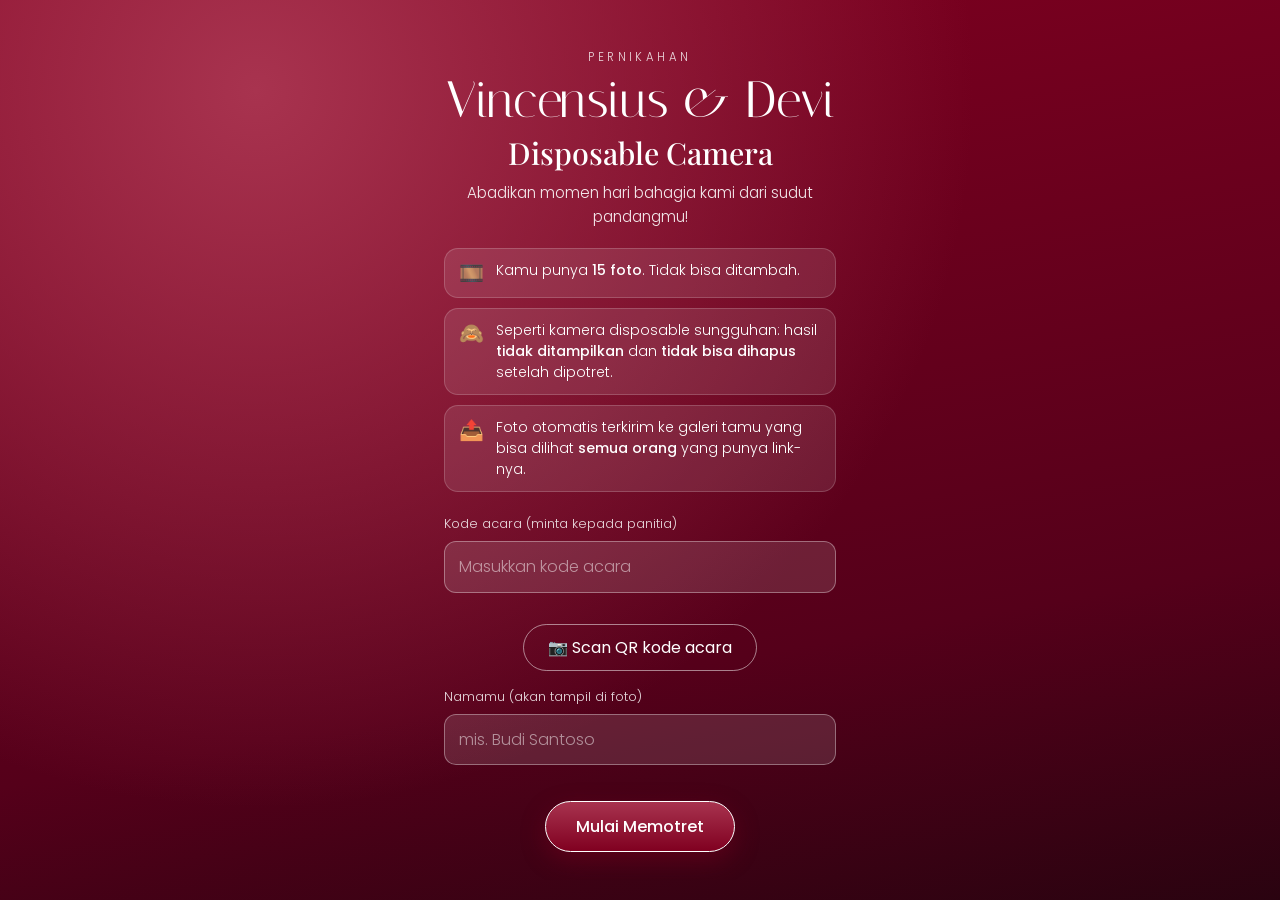
<file: kamera.html>
<!DOCTYPE html>
<html lang="id">
<head>
<meta charset="utf-8">
<meta name="viewport" content="width=device-width, initial-scale=1, maximum-scale=1, viewport-fit=cover">
<meta name="robots" content="noindex, nofollow">
<meta name="theme-color" content="#120609">
<title>#DeVinitelyInLove • Vincensius &amp; Devi</title>
<link rel="preconnect" href="https://fonts.googleapis.com">
<link rel="preconnect" href="https://fonts.gstatic.com" crossorigin>
<link href="https://fonts.googleapis.com/css2?family=Italiana&family=Playfair+Display:ital,wght@0,500;0,700;1,500&family=Poppins:wght@300;400;500&display=swap" rel="stylesheet">
<style>
:root{--wine:#800020;--wine-d:#55001a;--cream:#f6e7c8;--bg:#120609}
*{box-sizing:border-box;margin:0;-webkit-tap-highlight-color:transparent}
html,body{height:100%;background:var(--bg);color:#fff;font:300 16px/1.6 Poppins,system-ui,sans-serif;overflow:hidden;overscroll-behavior:none}
[hidden]{display:none!important}
button{font:inherit;color:inherit;cursor:pointer;border:0;background:none}
.scr{position:fixed;inset:0;display:flex;flex-direction:column;height:100vh;height:100dvh}

/* tombol & kartu */
.pill{display:inline-block;border:1px solid #fff;color:#fff;border-radius:99px;padding:12px 30px;font:500 1rem Poppins,sans-serif;text-decoration:none;background:linear-gradient(180deg,#a8334f,var(--wine));box-shadow:0 8px 24px rgba(128,0,32,.45)}
.pill:active{transform:scale(.97)}
.pill.ghost{background:none;box-shadow:none;border-color:rgba(255,255,255,.5);font-weight:400;padding:10px 24px}
.pill:disabled{opacity:.5}

/* layar sambutan / info */
.card{margin:auto;width:min(440px,100%);padding:calc(28px + env(safe-area-inset-top,0px)) 24px calc(28px + env(safe-area-inset-bottom,0px));text-align:center;overflow-y:auto;max-height:100%}
.scr:not([hidden]){animation:scrIn .5s ease-out}
@keyframes scrIn{from{opacity:0;transform:scale(1.05)}to{opacity:1;transform:none}}
@media (prefers-reduced-motion:reduce){.scr:not([hidden]){animation:none}}
.stack{display:flex;flex-direction:column;align-items:center;gap:12px}
.stack .pill{cursor:pointer}
.bgwine{background:radial-gradient(circle at 20% 10%,#a8334f 0,transparent 55%),linear-gradient(170deg,var(--wine),var(--wine-d) 70%,#2a0310)}
.kick{letter-spacing:.3em;text-transform:uppercase;font-size:.72rem;opacity:.85}
h1{font:400 clamp(2.3rem,11vw,3.2rem)/1.1 Italiana,serif;margin:6px 0 4px}
h2{font:500 1.9rem/1.2 "Playfair Display",Georgia,serif;margin:6px 0 10px}
.lead{opacity:.9;font-size:.95rem;margin-bottom:18px}
.rules{list-style:none;padding:0;margin:0 0 22px;text-align:left;display:grid;gap:10px}
.rules li{display:flex;gap:12px;align-items:flex-start;background:rgba(255,255,255,.1);border:1px solid rgba(255,255,255,.18);border-radius:14px;padding:11px 14px;font-size:.88rem;line-height:1.5}
.rules b{font-weight:500}.rules i{font-style:normal;font-size:1.25rem;line-height:1.3}
.field{display:block;text-align:left;margin-bottom:18px}
.field span{display:block;font-size:.8rem;opacity:.85;margin-bottom:6px}
.field input{width:100%;font:inherit;font-size:1rem;color:#fff;background:rgba(255,255,255,.12);border:1px solid rgba(255,255,255,.35);border-radius:12px;padding:12px 14px;outline:none}
.field input::placeholder{color:rgba(255,255,255,.5)}
.field input:focus{border-color:#fff;background:rgba(255,255,255,.18)}
.err{color:#ffd0d8;font-size:.82rem;min-height:1.2em;margin:-8px 0 10px}

/* kamera */
#cam{background:var(--bg)}
.top{display:flex;align-items:center;justify-content:space-between;padding:calc(10px + env(safe-area-inset-top,0px)) 16px 10px}
.brand{font:400 1.25rem Italiana,serif;letter-spacing:.04em}
.brand small{display:block;font:300 .64rem Poppins,sans-serif;letter-spacing:.22em;text-transform:uppercase;opacity:.65;margin-top:-4px}
.film{display:flex;align-items:center;gap:8px;background:#000;border:1px solid #3a2a2e;border-radius:12px;padding:5px 12px 5px 10px}
.film em{font-style:normal;font-size:.58rem;letter-spacing:.16em;text-transform:uppercase;line-height:1.15;color:var(--cream);opacity:.8;text-align:right}
.cnt{font:500 1.7rem/1 "Courier New",ui-monospace,monospace;color:#ffb347;text-shadow:0 0 10px rgba(255,150,40,.55);letter-spacing:.04em}
#vf{position:relative;flex:1;min-height:0;margin:0 12px;border-radius:18px;overflow:hidden;background:#000;box-shadow:0 0 0 1px #2a1a1f}
#vf video{position:absolute;inset:0;width:100%;height:100%;object-fit:cover}
#vf video.mirror{transform:scaleX(-1)}
#vf::before,#vf::after{content:"";position:absolute;z-index:2;pointer-events:none;inset:14px;border-radius:8px;
  background:
   linear-gradient(#fff,#fff) 0 0/22px 2px no-repeat,linear-gradient(#fff,#fff) 0 0/2px 22px no-repeat,
   linear-gradient(#fff,#fff) 100% 0/22px 2px no-repeat,linear-gradient(#fff,#fff) 100% 0/2px 22px no-repeat,
   linear-gradient(#fff,#fff) 0 100%/22px 2px no-repeat,linear-gradient(#fff,#fff) 0 100%/2px 22px no-repeat,
   linear-gradient(#fff,#fff) 100% 100%/22px 2px no-repeat,linear-gradient(#fff,#fff) 100% 100%/2px 22px no-repeat;opacity:.7}
#vf::after{display:none}
#flash{position:absolute;inset:0;background:#fff;opacity:0;pointer-events:none;z-index:5}
#flash.on{animation:fl .22s ease-out}
@keyframes fl{0%{opacity:.95}100%{opacity:0}}
.hint{position:absolute;left:0;right:0;bottom:12px;text-align:center;font-size:.74rem;opacity:.85;text-shadow:0 1px 6px #000;z-index:3;pointer-events:none}
.bar{display:grid;grid-template-columns:1fr auto 1fr;align-items:center;padding:14px 22px calc(16px + env(safe-area-inset-bottom,0px))}
.bar .l{justify-self:start;text-align:left}.bar .r{justify-self:end}
.shut{width:80px;height:80px;border-radius:50%;border:4px solid #fff;display:grid;place-items:center;background:none;padding:0}
.shut i{width:62px;height:62px;border-radius:50%;background:var(--cream);transition:transform .08s,background .15s;box-shadow:inset 0 -4px 8px rgba(0,0,0,.18)}
.shut:active i{transform:scale(.88);background:#fff}
.shut:disabled{opacity:.35}
.round{width:48px;height:48px;border-radius:50%;background:rgba(255,255,255,.12);border:1px solid rgba(255,255,255,.25);display:grid;place-items:center;font-size:1.25rem}
.round:active{background:rgba(255,255,255,.25)}
.stat{font-size:.72rem;line-height:1.35;opacity:.85;max-width:104px}
.stat.warn{color:#ffd9a0}

/* fallback + selesai */
.big{font-size:3.4rem;line-height:1;margin-bottom:6px}
.stack{display:grid;gap:12px;justify-items:center}
.note{font-size:.82rem;opacity:.8;margin-top:14px}
.chip{display:inline-block;margin-top:14px;font-size:.78rem;background:rgba(255,255,255,.14);border-radius:99px;padding:5px 14px}
</style>
</head>
<body>

<!-- 1. SAMBUTAN -->
<section id="welcome" class="scr bgwine" hidden>
  <div class="card">
    <p class="kick">Pernikahan</p>
    <h1>Vincensius &amp; Devi</h1>
    <h2>Disposable Camera</h2>
    <p class="lead">Abadikan momen hari bahagia kami dari sudut pandangmu!</p>
    <ul class="rules">
      <li><i>🎞️</i><span>Kamu punya <b><span class="maxn">15</span> foto</b>. Tidak bisa ditambah.</span></li>
      <li><i>🙈</i><span>Seperti kamera disposable sungguhan: hasil <b>tidak ditampilkan</b> dan <b>tidak bisa dihapus</b> setelah dipotret.</span></li>
      <li><i>📤</i><span>Foto otomatis terkirim ke galeri tamu yang bisa dilihat <b>semua orang</b> yang punya link-nya.</span></li>
    </ul>
    <label class="field" id="codeField" hidden><span>Kode acara (minta kepada panitia)</span>
      <input id="eventCode" type="password" maxlength="40" placeholder="Masukkan kode acara" autocomplete="off" autocapitalize="off" spellcheck="false"></label>
    <p class="err" id="codeErr"></p>
    <p id="scanRow" style="margin:-4px 0 16px" hidden><button type="button" class="pill ghost" id="scanCode">📷 Scan QR kode acara</button></p>
    <label class="field"><span>Namamu (akan tampil di foto)</span>
      <input id="nm" type="text" maxlength="40" placeholder="mis. Budi Santoso" autocomplete="name" enterkeyhint="go"></label>
    <p class="err" id="nmErr"></p>
    <button class="pill" id="go">Mulai Memotret</button>
    <p class="note" id="testNote" hidden>Mode uji coba: foto belum dikirim ke mana-mana.</p>
  </div>
</section>

<!-- 2. KAMERA -->
<section id="cam" class="scr" hidden>
  <div class="top">
    <div class="brand">#DeVinitelyInLove<small>Vincensius &amp; Devi</small></div>
    <div class="film" aria-label="Sisa foto"><em>sisa<br>foto</em><span class="cnt">15</span></div>
  </div>
  <div id="vf">
    <video id="v" autoplay playsinline muted></video>
    <div id="flash"></div>
    <div class="hint">Ketuk tombol putih untuk memotret</div>
  </div>
  <div class="bar">
    <div class="l"><div class="stat" id="stat"></div></div>
    <button class="shut" id="shutter" aria-label="Ambil foto" disabled><i></i></button>
    <div class="r"><button class="round" id="flip" aria-label="Balik kamera">🔄</button></div>
  </div>
</section>

<!-- 3. KAMERA LANGSUNG TIDAK BISA: pakai kamera bawaan HP -->
<section id="fb" class="scr bgwine" hidden>
  <div class="card">
    <div class="big">📷</div>
    <h2 id="fbTitle">Buka kamera HP</h2>
    <p class="lead" id="fbMsg"></p>
    <div class="film" style="display:inline-flex;margin-bottom:20px"><em>sisa<br>foto</em><span class="cnt">15</span></div>
    <div class="stack">
      <button class="pill" id="fbShoot">Ambil Foto</button>
      <button class="pill ghost" id="fbRetry" hidden>Coba kamera langsung lagi</button>
    </div>
    <div class="chip" id="fbStat" hidden></div>
    <p class="note">Tip: kalau dibuka dari WhatsApp/Instagram dan kamera tidak muncul, ketuk menu ⋮ lalu pilih "Buka di browser" (Chrome/Safari).</p>
    <input id="file" type="file" accept="image/*" capture="environment" hidden>
  </div>
</section>

<!-- 4. FILM HABIS -->
<section id="done" class="scr bgwine" hidden>
  <div class="card">
    <div class="big">🎞️</div>
    <h2>Film habis!</h2>
    <p class="lead">Terima kasih sudah ikut mengabadikan hari bahagia Vincensius &amp; Devi. Foto-fotomu sudah (atau sedang) dikirim ke galeri.</p>
    <div class="stack"><a class="pill" href="momen.html">Lihat Momen Tamu</a></div>
    <div class="chip" id="doneStat" hidden></div>
  </div>
</section>

<!-- 6. KAMERA DITUTUP (acara selesai) -->
<section id="closed" class="scr bgwine" hidden>
  <div class="card">
    <div class="big">🌙</div>
    <h2>Kamera sudah ditutup</h2>
    <p class="lead">Acara telah selesai, jadi Disposable Camera tidak lagi menerima foto. Terima kasih sudah ikut mengabadikan hari bahagia Vincensius &amp; Devi!</p>
    <div class="stack"><a class="pill" href="momen.html">Lihat Momen Tamu</a></div>
    <div class="chip" id="closedStat" hidden></div>
  </div>
</section>

<!-- 5. KODE ACARA SALAH / TIDAK ADA -->
<section id="denied" class="scr bgwine" hidden>
  <div class="card">
    <div class="big">🔒</div>
    <h2>Kode acara belum benar</h2>
    <p class="lead" id="deniedMsg">QR atau kode yang dipakai tidak cocok. Scan ulang QR resmi di lokasi acara, atau pilih gambar QR yang sudah kamu unduh.</p>
    <div class="stack"><button class="pill" id="rescan">📷 Scan ulang QR</button><a class="pill ghost" href="momen.html">Lihat Momen Tamu</a></div>
  </div>
</section>

<script src="js/camera-config.js"></script>
<script src="js/qrscan.js"></script>
<script>
(function () {
  "use strict";
  var $ = function (id) { return document.getElementById(id); };
  var URL_ = window.CAM_URL || "", MAX = Number(window.CAM_MAX) || 15;
  var LS = {
    get: function (k) { try { return localStorage.getItem(k); } catch (e) { return null; } },
    set: function (k, v) { try { localStorage.setItem(k, v); } catch (e) {} }
  };
  function rand(n) {
    var a = new Uint8Array(n), s = "", c = "abcdefghijklmnopqrstuvwxyz0123456789";
    (window.crypto || window.msCrypto).getRandomValues(a);
    for (var i = 0; i < n; i++) s += c[a[i] % 36];
    return s;
  }

  /* ---------- identitas & jatah foto ---------- */
  var kq = (new URLSearchParams(location.search).get("k") || "").trim().slice(0, 40);
  if (kq) LS.set("dc_k", kq);
  var code = kq || LS.get("dc_k") || "";

  var token = LS.get("dc_tk");
  if (!/^[a-z0-9]{12,40}$/i.test(token || "")) { token = rand(20); LS.set("dc_tk", token); }
  var name = (LS.get("dc_name") || "").trim();
  var used = Number(LS.get("dc_used")) || 0;
  var pendingN = 0;
  function left() { return Math.max(0, MAX - used); }
  function pad(n) { return n < 10 ? "0" + n : "" + n; }

  var screens = ["welcome", "cam", "fb", "done", "denied", "closed"], current = "";
  function show(id) { current = id; screens.forEach(function (s) { $(s).hidden = s !== id; }); }

  function statText() {
    if (!URL_) return { t: "Mode uji coba", w: true };
    if (pendingN > 0) return { t: (navigator.onLine === false ? "Offline: " : "Mengirim: ") + pendingN + " foto", w: true };
    if (used > 0) return { t: "✓ Semua foto terkirim", w: false };
    return { t: "", w: false };
  }
  function render() {
    var n = pad(left());
    Array.prototype.forEach.call(document.querySelectorAll(".cnt"), function (e) { e.textContent = n; });
    Array.prototype.forEach.call(document.querySelectorAll(".maxn"), function (e) { e.textContent = MAX; });
    var s = statText();
    $("stat").textContent = s.t; $("stat").className = "stat" + (s.w ? " warn" : "");
    ["fbStat", "doneStat", "closedStat"].forEach(function (id) { $(id).textContent = s.t; $(id).hidden = !s.t; });
  }

  /* ---------- jam penutupan (mengikuti jam server, bukan jam HP) ---------- */
  var CLOSE_DEFAULT = Date.parse("2026-12-26T19:00:00+07:00");   // cadangan sebelum jam server diterima; server tetap yang menentukan
  var closeAt = 0, skew = 0, closeT = 0;
  function schedule() {   // tutup otomatis tepat saat waktunya, walau kamera sedang terbuka
    clearTimeout(closeT);
    var ms = closeAt - (Date.now() + skew);
    if (ms > 0 && ms < 2147000000) closeT = setTimeout(showClosed, ms);
  }
  function isClosed() { return !!closeAt && Date.now() + skew >= closeAt; }
  function showClosed() { stopStream(); if (current !== "closed") show("closed"); render(); pump(); }
  function applyClock(j) {   // j.now & j.closeAt (ms) dari server; true bila sudah ditutup
    if (j && j.closeAt && j.now) {
      closeAt = Number(j.closeAt); skew = Number(j.now) - Date.now();
      LS.set("dc_close", String(closeAt));   // diingat supaya kunjungan berikutnya langsung tertutup, tanpa menunggu jaringan
      schedule();
    }
    if (j && j.closed) closeAt = closeAt || 1;
    return isClosed();
  }
  function syncQuota() {   // jatah di server menang bila lebih besar (mis. foto diambil dari perangkat lain / data dihapus)
    if (!URL_ || !code) return;
    fetch(URL_ + "?tk=" + encodeURIComponent(token) + "&k=" + encodeURIComponent(code)).then(function (r) { return r.json(); }).then(function (j) {
      if (j && j.err === "denied") { showDenied(); return; }
      if (!j || !j.ok) return;
      if (j.max) MAX = j.max;
      if (j.used > used) { used = j.used; LS.set("dc_used", String(used)); }
      render();
      if (applyClock(j)) { showClosed(); return; }
      if (left() <= 0 && current !== "done" && current !== "welcome") finish(0);
    }).catch(function () {});
  }

  /* ---------- antrean kirim (tahan sinyal jelek) ---------- */
  var mem = [];
  var dbp = new Promise(function (res) {
    try {
      var r = indexedDB.open("dc-camera", 1);
      r.onupgradeneeded = function () { r.result.createObjectStore("q", { keyPath: "pid" }); };
      r.onsuccess = function () { res(r.result); };
      r.onerror = function () { res(null); };
    } catch (e) { res(null); }
  });
  var store = {
    put: function (o) {
      return dbp.then(function (d) {
        if (!d) { mem.push(o); return; }
        return new Promise(function (res) {
          var t = d.transaction("q", "readwrite"); t.objectStore("q").put(o);
          t.oncomplete = res; t.onerror = function () { mem.push(o); res(); };
        });
      });
    },
    del: function (pid) {
      mem = mem.filter(function (x) { return x.pid !== pid; });
      return dbp.then(function (d) {
        if (!d) return;
        return new Promise(function (res) {
          var t = d.transaction("q", "readwrite"); t.objectStore("q").delete(pid);
          t.oncomplete = res; t.onerror = res;
        });
      });
    },
    all: function () {
      return dbp.then(function (d) {
        if (!d) return mem.slice();
        return new Promise(function (res) {
          var r = d.transaction("q", "readonly").objectStore("q").getAll();
          r.onsuccess = function () { res(r.result.concat(mem)); };
          r.onerror = function () { res(mem.slice()); };
        });
      });
    }
  };

  function toDataURL(blob) {
    return new Promise(function (res, rej) {
      var fr = new FileReader(); fr.onload = function () { res(fr.result); }; fr.onerror = rej; fr.readAsDataURL(blob);
    });
  }
  function send(it) {   // -> "ok" | "retry" | "limit" | "bad"
    if (!URL_) return Promise.resolve("ok");
    return toDataURL(it.blob).then(function (img) {
      var ctl = window.AbortController ? new AbortController() : null,
          tm = ctl ? setTimeout(function () { ctl.abort(); }, 150000) : 0;   // foto besar butuh waktu; koneksi macet > 150 dtk dibatalkan lalu dicoba lagi
      return fetch(URL_, { method: "POST", headers: { "Content-Type": "text/plain;charset=utf-8" },
        body: JSON.stringify({ tk: token, k: code, pid: it.pid, n: it.n, t: it.t, img: img }), signal: ctl ? ctl.signal : undefined })
        .then(function (r) { clearTimeout(tm); return r.json(); }, function (e) { clearTimeout(tm); throw e; })
        .then(function (j) {
          if (j && j.ok) return "ok";
          var e = j && j.err;
          if (e === "closed") { closeAt = closeAt || 1; showClosed(); return "bad"; }   // lewat batas waktu: foto dibuang dari antrean
          if (e === "denied") { showDenied(); return "retry"; }   // foto tetap di antrean sampai kode benar
          if (!e || e === "busy" || e === "error") return "retry";
          return e === "limit" ? "limit" : "bad";
        });
    });
  }

  var sending = false, fails = 0, retryT = 0;
  function pump() {
    if (sending) return;
    sending = true;
    (function next() {
      store.all().then(function (list) {
        pendingN = list.length; render();
        if (!list.length) { sending = false; fails = 0; return; }
        var it = list[0];
        send(it).then(function (code) {
          if (code === "retry") throw new Error("retry");
          if (code === "limit" && used < MAX) { used = MAX; LS.set("dc_used", String(used)); }
          return store.del(it.pid).then(next);
        }).catch(function () {
          sending = false; fails++;
          clearTimeout(retryT);
          retryT = setTimeout(pump, Math.min(30000, 2000 * Math.pow(2, fails)));
          render();
        });
      });
    })();
  }
  window.addEventListener("online", function () { fails = 0; pump(); });
  document.addEventListener("visibilitychange", function () { if (!document.hidden) pump(); });
  window.addEventListener("beforeunload", function (e) { if (pendingN > 0) { e.preventDefault(); e.returnValue = ""; } });

  /* ---------- ambil foto ---------- */
  var v = $("v"), vf = $("vf"), stream = null, facing = "environment", ready = false, busy = false;

  function drawCover(src, sw0, sh0, ar) {   // potong ke rasio ar (0 = tanpa potong), tanpa diperkecil kecuali di atas 16 MP (batas aman canvas iPhone)
    var sx = 0, sy = 0, sw = sw0, sh = sh0;
    if (ar) { var sa = sw0 / sh0; if (sa > ar) { sw = sh0 * ar; sx = (sw0 - sw) / 2; } else { sh = sw0 / ar; sy = (sh0 - sh) / 2; } }
    var k = Math.min(1, Math.sqrt(16000000 / (sw * sh))), c = document.createElement("canvas");
    c.width = Math.round(sw * k); c.height = Math.round(sh * k);
    var g = c.getContext("2d");
    g.drawImage(src, sx, sy, sw, sh, 0, 0, c.width, c.height);
    stamp(g, c.width, c.height);
    return c;
  }

  var WM = "#DeVinitelyInLove 26-12-26";   // watermark di pojok kanan bawah setiap foto
  function stamp(g, w, h) {
    var fs = Math.max(14, Math.round(Math.min(w, h) * 0.04)), m = Math.round(fs * 0.9);
    g.save();
    g.font = "700 " + fs + "px Georgia, 'Times New Roman', serif";
    g.textAlign = "right"; g.textBaseline = "alphabetic";
    g.shadowColor = "rgba(0,0,0,.55)"; g.shadowBlur = Math.round(fs * 0.35); g.shadowOffsetY = Math.round(fs * 0.06);
    g.fillStyle = "rgba(255,255,255,.92)";
    g.fillText(WM, w - m, h - m);
    g.restore();
  }

  var ac;
  function clickSound() {
    try {
      ac = ac || new (window.AudioContext || window.webkitAudioContext)();
      var t = ac.currentTime;
      [0, 0.07].forEach(function (o, i) {
        var len = Math.floor(ac.sampleRate * 0.045), b = ac.createBuffer(1, len, ac.sampleRate), d = b.getChannelData(0);
        for (var j = 0; j < len; j++) d[j] = (Math.random() * 2 - 1) * Math.pow(1 - j / len, 3);
        var s = ac.createBufferSource(), f = ac.createBiquadFilter(), g = ac.createGain();
        s.buffer = b; f.type = "bandpass"; f.frequency.value = i ? 1700 : 3200; g.gain.value = 0.55;
        s.connect(f); f.connect(g); g.connect(ac.destination); s.start(t + o);
      });
    } catch (e) {}
  }
  function fx() {
    var f = $("flash"); f.classList.remove("on"); void f.offsetWidth; f.classList.add("on");
    if (navigator.vibrate) navigator.vibrate(25);
    clickSound();
  }

  function accept(blob) {   // foto sah: kurangi jatah, simpan di antrean, kirim
    used++; LS.set("dc_used", String(used)); render();
    var pid = "p" + Date.now().toString(36) + rand(5);
    return store.put({ pid: pid, blob: blob, n: name, t: Date.now() + skew }).then(function () {
      pendingN++; render(); pump();
      if (left() <= 0) finish(1100);
    });
  }
  function finish(delay) { setTimeout(function () { stopStream(); show("done"); render(); }, delay); }

  function shoot() {
    if (isClosed()) { showClosed(); return; }
    if (!ready || busy || left() <= 0) return;
    var vw = v.videoWidth, vh = v.videoHeight;
    if (!vw || !vh) return;
    busy = true; fx();
    var c = drawCover(v, vw, vh, vf.clientWidth / vf.clientHeight);   // hasil = persis yang terlihat di layar
    c.toBlob(function (b) {
      if (!b) { busy = false; return; }
      accept(b).then(function () { busy = false; });
    }, "image/jpeg", 0.95);
  }

  /* ---------- kamera langsung ---------- */
  function stopStream() {
    ready = false; $("shutter").disabled = true;
    if (stream) { stream.getTracks().forEach(function (t) { t.stop(); }); stream = null; }
    v.srcObject = null;
  }
  function startCamera() {
    if (isClosed()) { showClosed(); return; }
    show("cam"); render(); stopStream();
    if (!navigator.mediaDevices || !navigator.mediaDevices.getUserMedia) { fallback("nosupport"); return; }
    navigator.mediaDevices.getUserMedia({ audio: false, video: { facingMode: { ideal: facing }, width: { ideal: 3840 }, height: { ideal: 2160 } } })
      .then(function (s) {
        if (current !== "cam") { s.getTracks().forEach(function (t) { t.stop(); }); return; }
        stream = s; v.srcObject = s;
        return v.play().then(function () {
          v.className = facing === "user" ? "mirror" : "";
          ready = true; $("shutter").disabled = false;
        });
      })
      .catch(function (err) { fallback(err && err.name); });
  }
  function fallback(reason) {
    if (current === "denied") return;   // kode ditolak lebih dulu: jangan ditimpa layar "buka kamera HP"
    stopStream(); show("fb"); render();
    var denied = reason === "NotAllowedError" || reason === "SecurityError";
    $("fbTitle").textContent = denied ? "Kamera belum diizinkan" : "Buka kamera HP";
    $("fbMsg").textContent = denied
      ? "Browser tidak diberi izin memakai kamera. Kamu tetap bisa memotret lewat kamera bawaan HP, atau izinkan kamera lalu coba lagi."
      : "Kamera langsung tidak tersedia di browser ini. Tidak apa-apa: ketuk tombol di bawah untuk memotret dengan kamera bawaan HP.";
    $("fbRetry").hidden = !denied;
  }

  $("shutter").addEventListener("click", shoot);
  $("flip").addEventListener("click", function () { facing = facing === "environment" ? "user" : "environment"; startCamera(); });
  $("fbRetry").addEventListener("click", startCamera);
  $("fbShoot").addEventListener("click", function () { if (isClosed()) { showClosed(); return; } if (left() > 0) $("file").click(); else finish(0); });
  $("file").addEventListener("change", function () {
    var f = this.files && this.files[0]; this.value = "";
    if (!f || left() <= 0) return;
    var done = function (src, w, h) { drawCover(src, w, h, 0).toBlob(function (b) { if (b) accept(b); }, "image/jpeg", 0.95); };
    if (window.createImageBitmap) {
      createImageBitmap(f, { imageOrientation: "from-image" }).catch(function () { return createImageBitmap(f); })
        .then(function (bm) { done(bm, bm.width, bm.height); });
    } else {
      var im = new Image(), u = URL.createObjectURL(f);
      im.onload = function () { done(im, im.naturalWidth, im.naturalHeight); URL.revokeObjectURL(u); };
      im.src = u;
    }
  });
  document.addEventListener("visibilitychange", function () {   // hemat baterai: matikan kamera saat tab disembunyikan
    if (current !== "cam") return;
    if (document.hidden) stopStream(); else if (!stream) startCamera();
  });

  /* ---------- kode acara salah -> scan ulang ---------- */
  var DENIED_MSG = "QR atau kode yang dipakai tidak cocok. Scan ulang QR resmi di lokasi acara, atau pilih gambar QR yang sudah kamu unduh.";
  function setDenied(msg, busy) { $("deniedMsg").textContent = msg; $("rescan").disabled = !!busy; }
  function showDenied(msg) { stopStream(); setDenied(msg || DENIED_MSG, false); if (current !== "denied") show("denied"); }
  function proceed() {
    pump();
    if (left() <= 0 && used > 0) show("done");
    else if (name) startCamera();
    else show("welcome");
  }
  function takeCode(c) {   // kode baru dari QR: simpan, periksa ke server, lanjut
    code = c; LS.set("dc_k", c);
    $("codeField").hidden = true; $("scanRow").hidden = true; $("codeErr").textContent = "";
    if (!URL_) { proceed(); return; }
    show("denied"); setDenied("Memeriksa kode…", true);
    fetch(URL_ + "?tk=" + encodeURIComponent(token) + "&k=" + encodeURIComponent(code)).then(function (r) { return r.json(); }).then(function (j) {
      if (j && j.err === "denied") { setDenied("Kode dari QR itu belum benar. Pindai QR resmi di lokasi acara, atau tanyakan kepada panitia.", false); return; }
      if (!j || !j.ok) { setDenied("Gagal memeriksa kode. Periksa sinyal, lalu pindai lagi.", false); return; }
      if (j.max) MAX = j.max;
      if (j.used > used) { used = j.used; LS.set("dc_used", String(used)); }
      render();
      if (applyClock(j)) { pump(); showClosed(); return; }
      proceed();
    }).catch(function () { setDenied("Gagal memeriksa kode. Periksa sinyal, lalu pindai lagi.", false); });
  }
  function scanQr() { QRScan.open({ title: "Pindai QR Kamera Acara", verifyUrl: URL_, onCode: takeCode }); }
  $("rescan").addEventListener("click", scanQr);
  $("scanCode").addEventListener("click", scanQr);

  /* ---------- mulai ---------- */
  $("codeField").hidden = !!code; $("scanRow").hidden = !!code;
  $("go").addEventListener("click", function () {
    var n = $("nm").value.trim().slice(0, 40);
    if (!n) { $("nmErr").textContent = "Tulis namamu dulu ya."; $("nm").focus(); return; }
    if (!code) {
      var entered = $("eventCode").value.trim();
      if (!/^[A-Za-z0-9_-]{1,40}$/.test(entered)) {
        $("codeErr").textContent = "Masukkan kode acara yang benar (1–40 karakter).";
        $("eventCode").focus(); return;
      }
      code = entered;
      LS.set("dc_k", code);
      $("codeErr").textContent = "";
    }
    name = n; LS.set("dc_name", name);
    startCamera();
    syncQuota();
  });
  $("nm").addEventListener("keydown", function (e) { if (e.key === "Enter") $("go").click(); });
  $("nm").addEventListener("input", function () { $("nmErr").textContent = ""; });

  if (!URL_) $("testNote").hidden = false;
  var qn = (new URLSearchParams(location.search).get("to") || "").trim().slice(0, 40);
  if (qn) $("nm").value = qn; else if (name) $("nm").value = name;

  /* Layar pertama baru dipilih SETELAH jam server diketahui (maks. 2,5 dtk), supaya halaman kamera tidak sempat
     tampil/dipakai memotret ketika sudah ditutup. Bila sudah lewat waktu tutup menurut ingatan/jam HP, layar
     "ditutup" langsung tampil tanpa menunggu jaringan. */
  function boot() { if (code) syncQuota(); proceed(); }
  function start() {
    closeAt = Number(LS.get("dc_close")) || CLOSE_DEFAULT; schedule();
    if (isClosed()) { show("closed"); render(); }
    if (!URL_) { if (!isClosed()) boot(); return; }
    var done = false, tm = setTimeout(function () { if (!done) { done = true; if (!isClosed()) boot(); } }, 2500);
    fetch(URL_ + "?clock=1").then(function (r) { return r.json(); }).then(function (j) {
      if (j && j.ok) applyClock(j);
      var late = done; done = true; clearTimeout(tm);
      if (isClosed()) { showClosed(); return; }
      if (!late || current === "closed") boot();   // belum ada layar, atau ingatan lama keliru (mis. waktu tutup diubah)
    }).catch(function () { if (!done) { done = true; clearTimeout(tm); if (!isClosed()) boot(); } });
  }
  render(); pump();
  start();
})();
</script>
</body>
</html>
</file>
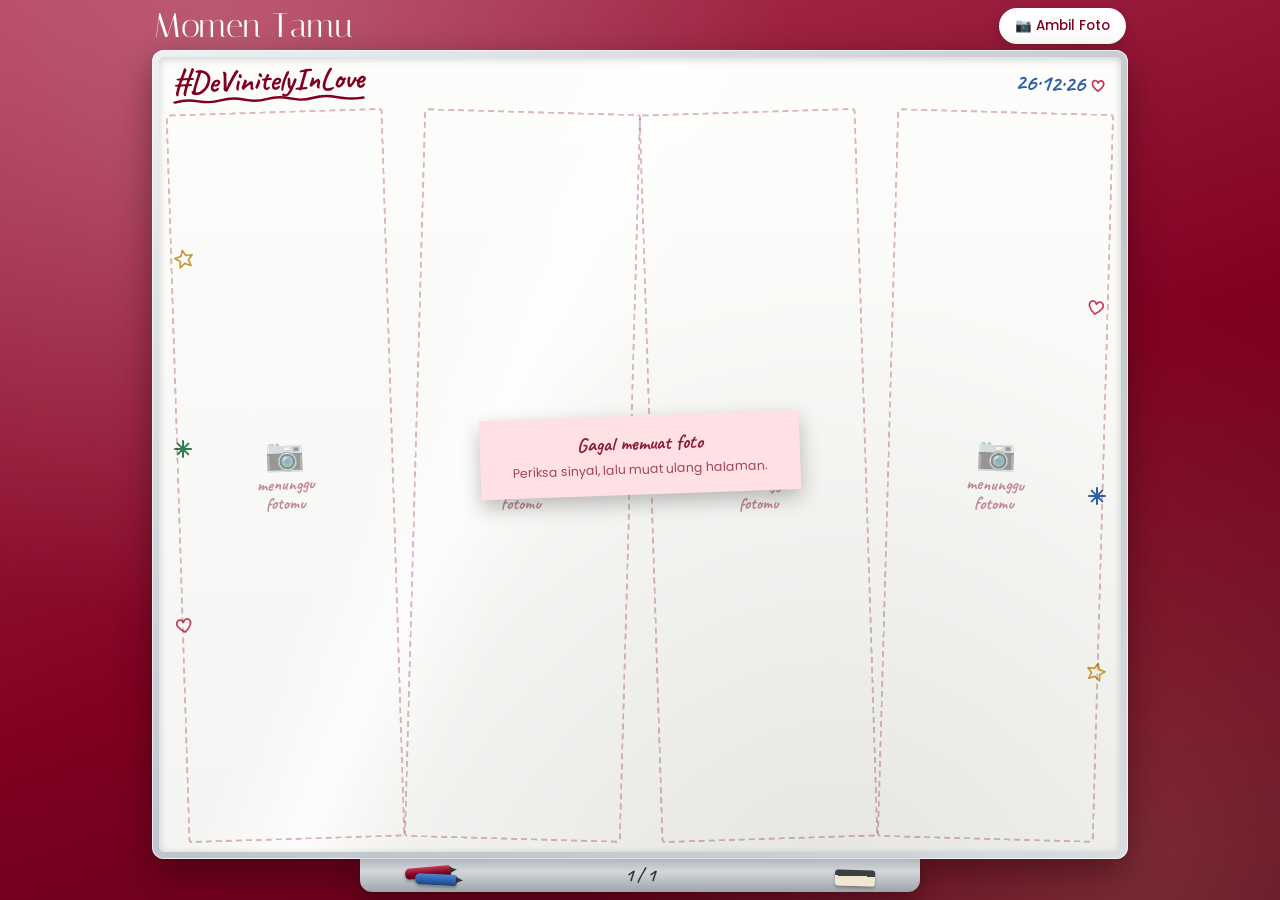
<file: momen.html>
<!DOCTYPE html>
<html lang="id">
<head>
<meta charset="utf-8">
<meta name="viewport" content="width=device-width, initial-scale=1, viewport-fit=cover">
<meta name="robots" content="noindex, nofollow">
<meta name="theme-color" content="#800020">
<title>Momen Tamu • Vincensius &amp; Devi</title>
<link rel="preconnect" href="https://fonts.googleapis.com">
<link rel="preconnect" href="https://fonts.gstatic.com" crossorigin>
<link href="https://fonts.googleapis.com/css2?family=Caveat:wght@500;700&family=Italiana&family=Poppins:wght@300;400;500&display=swap" rel="stylesheet">
<style>
:root{--wine:#800020;--wine-d:#55001a;--ink:#3a2a2e;--tint:#f7eef0;--marker:#800020;--blue:#2b5fa8;--green:#2f7d52;--gold:#c8962e;--hand:Caveat,"Segoe Print","Bradley Hand",cursive}
*{box-sizing:border-box;margin:0;-webkit-tap-highlight-color:transparent}
[hidden]{display:none!important}
html,body{height:100%}
body{font:300 16px/1.5 Poppins,system-ui,sans-serif;color:var(--ink);height:100vh;height:100svh;overflow:hidden;display:flex;flex-direction:column;
  background:radial-gradient(circle at 18% 8%,rgba(255,255,255,.2),transparent 42%),radial-gradient(circle at 88% 96%,rgba(255,214,150,.2),transparent 40%),linear-gradient(160deg,#b13a57 0%,var(--wine) 55%,var(--wine-d) 100%)}
button{font:inherit;cursor:pointer;border:0;background:none;color:inherit}
a{color:inherit}

/* bilah atas */
.top{flex:none;display:flex;align-items:center;justify-content:space-between;gap:10px;color:#fff;padding:calc(8px + env(safe-area-inset-top,0px)) 14px 6px;max-width:1000px;width:100%;margin:0 auto}
.top h1{font:400 clamp(1.5rem,6.4vw,2.1rem)/1 Italiana,serif;letter-spacing:.02em}
.top small{display:block;font-size:.7rem;letter-spacing:.22em;text-transform:uppercase;opacity:.85;margin-bottom:2px}
.pill{display:inline-flex;align-items:center;gap:6px;border-radius:99px;padding:8px 16px;font:500 .84rem Poppins,sans-serif;text-decoration:none;background:#fff;color:var(--wine);white-space:nowrap;box-shadow:0 4px 14px rgba(0,0,0,.18)}
.pill:active{transform:scale(.97)}
.count{display:block;font-size:.72rem;opacity:.9;margin-top:3px}

/* papan tulis */
main{flex:1;min-height:0;display:flex;flex-direction:column;max-width:1000px;width:100%;margin:0 auto;padding:0 12px calc(8px + env(safe-area-inset-bottom,0px))}
.board{position:relative;flex:1;min-height:0;display:flex;flex-direction:column;border-radius:12px;padding:7px;
  background:linear-gradient(145deg,#eef0f2,#bfc5ca 55%,#d9dde0);box-shadow:0 14px 34px rgba(30,0,10,.45),inset 0 0 0 1px rgba(255,255,255,.7)}
.surface{position:relative;flex:1;min-height:0;display:flex;flex-direction:column;overflow:hidden;border-radius:5px;padding:6px 10px 12px;
  background:linear-gradient(115deg,rgba(255,255,255,0) 30%,rgba(255,255,255,.75) 38%,rgba(255,255,255,0) 46%),linear-gradient(180deg,#fdfdfb,#f4f5f2);box-shadow:inset 0 2px 8px rgba(0,0,0,.18)}
.surface:before{content:"";position:absolute;inset:0;pointer-events:none;background:radial-gradient(ellipse at 70% 110%,rgba(120,120,110,.12),transparent 55%)}
.head{position:relative;z-index:1;flex:none;display:flex;align-items:flex-end;justify-content:space-between;gap:8px;padding:2px 4px 6px;font-family:var(--hand)}
.head .t{position:relative;font-weight:700;font-size:clamp(1.3rem,6vw,1.9rem);line-height:1;color:var(--marker);transform:rotate(-1.5deg);white-space:nowrap}
.head .t svg{position:absolute;left:0;bottom:-9px;width:100%;height:9px;overflow:visible}
.head .d{font-weight:700;font-size:clamp(1.05rem,4.6vw,1.45rem);line-height:1;color:var(--blue);transform:rotate(2deg);white-space:nowrap;display:flex;align-items:center;gap:4px}
.dd{position:absolute;z-index:0;pointer-events:none;overflow:visible}
.dd *{fill:none;stroke-linecap:round;stroke-linejoin:round;stroke-width:3}

#grid{position:relative;z-index:1;flex:1;min-height:0;display:grid;grid-template-columns:1fr 1fr;grid-template-rows:1fr 1fr;gap:18px 10px;padding:10px 8px 0}
@media (min-aspect-ratio:13/10){#grid{grid-template-columns:repeat(4,1fr);grid-template-rows:1fr;gap:14px 20px}}
#grid>*{min-width:0;min-height:0}
.pol{position:relative;display:flex;flex-direction:column;width:100%;height:100%;text-align:left;background:#fff;padding:5px 5px 2px;border-radius:3px;
  box-shadow:0 1px 2px rgba(0,0,0,.25),0 8px 16px rgba(60,20,30,.22);transform:rotate(var(--r,0deg));transition:transform .2s;animation:land .5s cubic-bezier(.2,.9,.3,1.15) both;animation-delay:calc(var(--k,0)*55ms)}
.pol:hover{transform:rotate(0deg) translateY(-3px)}
.pol .im{position:relative;flex:1;min-height:0;display:block;overflow:hidden;background:#ead9dd;border-radius:2px}
.pol img{position:absolute;inset:0;width:100%;height:100%;object-fit:contain;opacity:0;transition:opacity .5s}
.pol img.ok{opacity:1}
.pol img.bgb{inset:-10%;width:120%;height:120%;object-fit:cover;filter:blur(14px) saturate(1.1);transform:translateZ(0)}
.pol .by{flex:none;display:block;font:700 clamp(1rem,4.4vw,1.2rem)/1.15 var(--hand);color:#3a2a2e;text-align:center;padding:3px 2px 0;white-space:nowrap;overflow:hidden;text-overflow:ellipsis}
.pol.new{animation:pop .75s cubic-bezier(.2,.9,.3,1.25) both}
.pin{position:absolute;z-index:2;left:50%;top:-9px;width:18px;height:18px;margin-left:-9px;border-radius:50%;background:radial-gradient(circle at 35% 30%,#fff9,transparent 38%),var(--pc,#800020);box-shadow:0 3px 5px rgba(0,0,0,.35)}
.tape{position:absolute;z-index:2;top:-9px;left:50%;width:64px;height:22px;margin-left:-32px;background:rgba(240,205,120,.78);transform:rotate(var(--tr,-4deg));box-shadow:0 1px 2px rgba(0,0,0,.18)}
.tape:before,.tape:after{content:"";position:absolute;top:0;bottom:0;width:4px;background:repeating-linear-gradient(0deg,transparent 0 3px,rgba(255,255,255,.5) 3px 5px)}
.tape:before{left:0}.tape:after{right:0}
.blank{width:100%;height:100%;border:2.5px dashed rgba(128,0,32,.28);border-radius:4px;display:grid;place-items:center;text-align:center;font:700 1.1rem/1.1 var(--hand);color:rgba(128,0,32,.45);padding:8px;transform:rotate(var(--r,0deg))}
.blank span{display:block;font-size:2rem;margin-bottom:2px}
@keyframes land{0%{opacity:0;transform:translateY(18px) rotate(calc(var(--r,0deg) - 4deg)) scale(.94)}100%{opacity:1;transform:rotate(var(--r,0deg))}}
@keyframes pop{0%{opacity:0;transform:scale(.7) rotate(-6deg)}100%{opacity:1;transform:rotate(var(--r,0deg))}}
#grid.nx>*{animation-name:slidein-r}
#grid.pv>*{animation-name:slidein-l}
@keyframes slidein-r{0%{opacity:0;transform:translateX(34px) rotate(var(--r,0deg))}100%{opacity:1;transform:rotate(var(--r,0deg))}}
@keyframes slidein-l{0%{opacity:0;transform:translateX(-34px) rotate(var(--r,0deg))}100%{opacity:1;transform:rotate(var(--r,0deg))}}

.heart{position:absolute;z-index:3;left:50%;top:50%;width:38px;height:38px;margin:-19px 0 0 -19px;pointer-events:none;filter:drop-shadow(0 3px 3px rgba(0,0,0,.3))}

.note{position:absolute;z-index:4;left:50%;top:50%;transform:translate(-50%,-50%) rotate(-2deg);width:min(86%,320px);text-align:center;background:#fff8c8;padding:16px 14px;font:700 1.25rem/1.2 var(--hand);color:#5a3a2a;box-shadow:0 8px 20px rgba(0,0,0,.25)}
.note.err{background:#ffe0e4;color:#8a1f3a}
.note small{display:block;font:400 .78rem/1.35 Poppins,sans-serif;margin-top:6px;opacity:.8}

/* nampan spidol = pager */
.tray{flex:none;position:relative;align-self:center;width:84%;max-width:560px;height:34px;margin-top:-1px;border-radius:0 0 12px 12px;display:flex;align-items:center;justify-content:center;gap:10px;
  background:linear-gradient(180deg,#aeb5ba,#d3d7da 40%,#9ca4aa);box-shadow:0 10px 18px rgba(30,0,10,.35),inset 0 1px 0 rgba(255,255,255,.6)}
.pgb{width:30px;height:26px;border-radius:99px;background:#fff;color:var(--wine);font-size:1.15rem;line-height:1;display:grid;place-items:center;box-shadow:0 1px 3px rgba(0,0,0,.3)}
.pgb:disabled{opacity:.35;cursor:default}
.pgb:not(:disabled):active{transform:scale(.92)}
.pg{font:700 1.15rem/1 var(--hand);color:#2e3438;min-width:64px;text-align:center}
.pen{position:absolute;bottom:14px;height:11px;border-radius:5px 3px 3px 5px;box-shadow:0 2px 3px rgba(0,0,0,.3)}
.pen:after{content:"";position:absolute;right:-6px;top:2px;border-left:7px solid #333;border-top:3.5px solid transparent;border-bottom:3.5px solid transparent}
.pen.a{left:8%;width:46px;background:linear-gradient(180deg,#c43b5a,#800020 60%,#5a0016);transform:rotate(-5deg)}
.pen.b{left:calc(8% + 10px);width:42px;bottom:7px;background:linear-gradient(180deg,#4b86d4,#2b5fa8 60%,#1e437a);transform:rotate(3deg)}
.eraser{position:absolute;right:8%;bottom:6px;width:40px;height:16px;border-radius:3px;background:linear-gradient(180deg,#3a3f44 0 38%,#f1e7d0 38%);box-shadow:0 2px 3px rgba(0,0,0,.3);transform:rotate(2deg)}
@media(max-width:380px){.pen.b{display:none}.pen.a{left:5%}.eraser{right:5%}}

/* lightbox */
#lb{position:fixed;inset:0;z-index:50;background:rgba(14,4,8,.94);display:flex;flex-direction:column;align-items:center;justify-content:center;touch-action:pan-y}
#lb .stage{position:relative;flex:1;min-height:0;width:100%;display:flex;align-items:center;justify-content:center;padding:calc(56px + env(safe-area-inset-top,0px)) 12px 8px}
#lb img{max-width:100%;max-height:100%;object-fit:contain;border-radius:4px;box-shadow:0 10px 50px #000}
#lb .cap{color:#fff;text-align:center;padding:4px 16px calc(18px + env(safe-area-inset-bottom,0px));font-size:.9rem}
#lb .cap small{display:block;opacity:.65;font-size:.74rem}
#lb .cap a{display:inline-block;margin-top:8px;border:1px solid rgba(255,255,255,.5);border-radius:99px;padding:5px 16px;font-size:.8rem;text-decoration:none}
.lbb{position:absolute;color:#fff;font-size:1.7rem;line-height:1;width:48px;height:48px;border-radius:50%;background:rgba(255,255,255,.12);display:grid;place-items:center}
.lbb:active{background:rgba(255,255,255,.28)}
#lbx{top:calc(8px + env(safe-area-inset-top,0px));right:10px;z-index:3}
#lbp{left:8px;top:50%;margin-top:-24px;z-index:3}#lbn{right:8px;top:50%;margin-top:-24px;z-index:3}

/* ----- suka (like) ----- */
.pol .lkb{position:absolute;right:6px;bottom:6px;z-index:2;display:flex;align-items:center;gap:3px;background:rgba(255,255,255,.93);color:#c43b5a;font:700 .74rem/1 Poppins,system-ui,sans-serif;padding:4px 8px 4px 6px;border-radius:99px;box-shadow:0 1px 4px rgba(0,0,0,.28)}
.pol .lkb[hidden]{display:none}
.pol .lkb svg{width:12px;height:12px;fill:#e8466c}
#lkrow{margin-top:10px;display:flex;justify-content:center}
#lkrow[hidden]{display:none}
.lkbtn{display:inline-flex;align-items:center;gap:8px;min-height:44px;padding:8px 18px;border-radius:99px;border:1px solid rgba(255,255,255,.55);background:rgba(255,255,255,.1);color:#fff;font:500 .92rem/1 Poppins,system-ui,sans-serif;cursor:pointer}
.lkbtn svg{width:24px;height:24px;fill:#e8466c;stroke:#e8466c;stroke-width:0;transition:transform .2s}
.lkbtn:not([aria-pressed=true]) svg{fill:none;stroke:#fff;stroke-width:3}
.lkbtn[aria-pressed=true]{background:#fff;color:#c43b5a;border-color:#fff}
.lkbtn:disabled{cursor:default;opacity:.95}
.lkbtn:disabled:not([aria-pressed=true]){background:rgba(255,255,255,.14)}
.lkbtn:disabled svg{fill:#e8466c;stroke:none}
.lkbtn b{font-weight:600;min-width:1ch}
.lkbtn b[hidden]{display:none}
.lkbtn.pop svg{animation:lkpop .45s cubic-bezier(.2,.9,.3,1.4)}
@keyframes lkpop{0%{transform:scale(.6)}60%{transform:scale(1.4)}100%{transform:scale(1)}}
#lblm{display:block;margin-top:6px;opacity:.85;font-size:.76rem}
#lblm[hidden]{display:none}
@media(prefers-reduced-motion:reduce){.lkbtn.pop svg{animation:none}}


</style>
</head>
<body>

<div class="top">
  <div><h1>Momen Tamu</h1><span class="count" id="count" hidden></span></div>
  <a class="pill" id="takePhoto" href="kamera.html">📷 Ambil Foto</a>
</div>

<main>
  <div class="board">
    <div class="surface" id="surface">
      <!-- hiasan spidol di tepi papan (di belakang foto) -->
      <svg class="dd" style="left:1.5%;top:24%;width:22px;height:22px;transform:rotate(-12deg)" viewBox="0 0 40 40"><path d="M20 4l4.6 10.4L36 15.6l-8.4 7.6 2.4 11L20 28.2 10 34.2l2.4-11L4 15.6l11.4-1.2z" stroke="#c8962e"/></svg>
      <svg class="dd" style="left:1.5%;top:48%;width:20px;height:20px;" viewBox="0 0 30 30"><path d="M15 3v24M3 15h24M7 7l16 16M23 7L7 23" stroke="#2f7d52"/></svg>
      <svg class="dd" style="left:1.5%;top:70%;width:22px;height:22px;transform:rotate(-10deg)" viewBox="0 0 40 40"><path d="M20 33C8 25 5 17 9 12c4-4 9-2 11 3 2-5 7-7 11-3 4 5 1 13-11 21z" stroke="#c43b5a"/></svg>
      <svg class="dd" style="right:1.5%;top:30%;width:22px;height:22px;transform:rotate(10deg)" viewBox="0 0 40 40"><path d="M20 33C8 25 5 17 9 12c4-4 9-2 11 3 2-5 7-7 11-3 4 5 1 13-11 21z" stroke="#c43b5a"/></svg>
      <svg class="dd" style="right:1.5%;top:54%;width:20px;height:20px;" viewBox="0 0 30 30"><path d="M15 3v24M3 15h24M7 7l16 16M23 7L7 23" stroke="#2b5fa8"/></svg>
      <svg class="dd" style="right:1.5%;top:76%;width:22px;height:22px;transform:rotate(14deg)" viewBox="0 0 40 40"><path d="M20 4l4.6 10.4L36 15.6l-8.4 7.6 2.4 11L20 28.2 10 34.2l2.4-11L4 15.6l11.4-1.2z" stroke="#c8962e"/></svg>
      <div class="head">
        <div class="t">#DeVinitelyInLove<svg viewBox="0 0 100 9" preserveAspectRatio="none"><path d="M1 5C12 0 14 9 25 4s13 5 24 0 13 5 24 0 13 4 26 1" fill="none" stroke="#800020" stroke-width="2.4" stroke-linecap="round"/></svg></div>
        <div class="d">26·12·26 <svg width="18" height="18" viewBox="0 0 40 40" aria-hidden="true"><path d="M20 33C8 25 5 17 9 12c4-4 9-2 11 3 2-5 7-7 11-3 4 5 1 13-11 21z" fill="none" stroke="#c43b5a" stroke-width="4" stroke-linecap="round" stroke-linejoin="round"/></svg></div>
      </div>
      <div id="grid"></div>
      <svg class="heart" id="heart" viewBox="0 0 40 40" aria-hidden="true"><path d="M20 35C7 26 4 17 8.5 12c4.4-4.6 9.6-2.2 11.5 3 1.9-5.2 7.1-7.6 11.5-3C36 17 33 26 20 35z" fill="#c43b5a" stroke="#fff" stroke-width="2.5" stroke-linejoin="round"/></svg>
      <div class="note" id="note" hidden></div>
    </div>
  </div>
  <div class="tray">
    <i class="pen a"></i><i class="pen b"></i><i class="eraser"></i>
    <button class="pgb" id="pgp" aria-label="Foto lebih baru">‹</button>
    <span class="pg" id="pg">1 / 1</span>
    <button class="pgb" id="pgn" aria-label="Foto lebih lama">›</button>
  </div>
</main>

<div id="lb" hidden>
  <button class="lbb" id="lbx" aria-label="Tutup">✕</button>
  <button class="lbb" id="lbp" aria-label="Sebelumnya">‹</button>
  <button class="lbb" id="lbn" aria-label="Berikutnya">›</button>
  <div class="stage"><img id="lbi" alt=""></div>
  <div class="cap"><span id="lbc"></span><small id="lbt"></small>
    <div id="lkrow" hidden><button type="button" id="lbl" class="lkbtn" aria-pressed="false" aria-label="Suka foto ini"><svg viewBox="0 0 40 40" aria-hidden="true"><path d="M20 35C7 26 4 17 8.5 12c4.4-4.6 9.6-2.2 11.5 3 1.9-5.2 7.1-7.6 11.5-3C36 17 33 26 20 35z" stroke-linejoin="round"/></svg><b id="lbln" hidden></b></button></div>
    <small id="lblm" role="status" hidden></small>
    <a id="lbd" href="#" target="_blank" rel="noopener">⬇ Unduh</a></div>
</div>


<script src="js/qrscan.js"></script>
<script>
/* Tamu baru memindai QR (kamera atau gambar unduhan); tamu lama langsung ke kamera. */
(function () {
  var btn = document.getElementById("takePhoto");
  if (!btn) return;
  function scan(e) {
    if (e) e.preventDefault();
    QRScan.open({ title: "Pindai QR Kamera Acara", verifyUrl: window.CAM_URL || "", onCode: function (code) {
      try { localStorage.setItem("dc_k", code); } catch (x) {}
      var cv = document.createElement("div");   // layar anggur memudar masuk, lalu pindah ke kamera
      cv.style.cssText = "position:fixed;inset:0;z-index:2000;opacity:0;transition:opacity .35s ease-in;background:radial-gradient(circle at 20% 10%,#a8334f 0,transparent 55%),linear-gradient(170deg,#800020,#55001a 70%,#2a0310)";
      document.body.appendChild(cv); void cv.offsetWidth; cv.style.opacity = "1";
      setTimeout(function () { location.href = "kamera.html?k=" + encodeURIComponent(code); }, 360);
    } });
  }
  var code = "";
  try { code = localStorage.getItem("dc_k") || ""; } catch (e) {}
  if (/^[A-Za-z0-9_-]{1,40}$/.test(code)) {
    btn.href = "kamera.html?k=" + encodeURIComponent(code);
    btn.setAttribute("aria-label", "Lanjut mengambil foto");
  } else {
    btn.href = "#scanQr";
    btn.addEventListener("click", scan);
  }
})();
</script>
<script src="js/camera-config.js"></script>
<script>
(function () {
  "use strict";
  var $ = function (id) { return document.getElementById(id); };
  var URL_ = window.CAM_URL || "";
  var PER = 4, POLL = 15000;
  var items = [], seen = {}, loaded = false, page = 0, shown = "", anchor = "";
  var PINS = ["#800020", "#c8962e", "#2b5fa8", "#2f7d52"];

  function thumb(id, w) { return "https://lh3.googleusercontent.com/d/" + id + "=w" + w; }
  function alt(id, w) { return "https://drive.google.com/thumbnail?id=" + id + "&sz=w" + w; }
  function loadImg(img, id, w, onGone) {   // coba lh3, bila gagal pakai thumbnail Drive; bila keduanya gagal (foto sudah dihapus dari Drive) -> kartu dibuang
    img.onload = function () { img.classList.add("ok"); };
    img.onerror = function () {
      img.onerror = function () { if (onGone) onGone(); };
      img.src = alt(id, w); img.onload = function () { img.classList.add("ok"); };
    };
    img.src = thumb(id, w);
  }
  function ago(t) {
    var s = Math.max(0, (Date.now() - t) / 1000);
    if (s < 60) return "baru saja";
    if (s < 3600) return Math.floor(s / 60) + " menit lalu";
    if (s < 86400) return Math.floor(s / 3600) + " jam lalu";
    return new Date(t).toLocaleDateString("id-ID", { day: "numeric", month: "short", hour: "2-digit", minute: "2-digit" });
  }
  function hash(s) { var h = 0; for (var i = 0; i < s.length; i++) h = (h * 31 + s.charCodeAt(i)) | 0; return Math.abs(h); }
  function pages() { return Math.max(1, Math.ceil(items.length / PER)); }

  /* ---------- suka (like) ---------- */
  var HEART = '<svg viewBox="0 0 40 40" aria-hidden="true"><path d="M20 35C7 26 4 17 8.5 12c4.4-4.6 9.6-2.2 11.5 3 1.9-5.2 7.1-7.6 11.5-3C36 17 33 26 20 35z"/></svg>';
  function lsGet(k) { try { return localStorage.getItem(k); } catch (e) { return null; } }
  function lsSet(k, v) { try { localStorage.setItem(k, v); } catch (e) {} }
  var mine = {}; try { mine = JSON.parse(lsGet("dc_likes") || "{}") || {}; } catch (e) { mine = {}; }   // foto yang sudah disuka di HP ini
  function saveMine() { lsSet("dc_likes", JSON.stringify(mine)); }
  function guestCode() { var c = lsGet("dc_k") || ""; return /^[A-Za-z0-9_-]{1,40}$/.test(c) ? c : ""; }   // ada = tamu ini sudah memindai QR kamera
  function guestToken() {
    var t = lsGet("dc_tk") || "";
    if (!/^[a-z0-9]{12,40}$/i.test(t)) {
      var cs = "abcdefghijklmnopqrstuvwxyz0123456789", a = new Uint8Array(20); t = "";
      if (window.crypto && crypto.getRandomValues) crypto.getRandomValues(a); else for (var j = 0; j < 20; j++) a[j] = Math.random() * 256;
      for (var i = 0; i < 20; i++) t += cs[a[i] % 36];
      lsSet("dc_tk", t);
    }
    return t;
  }
  function paintBadge(s, x) { var n = x.l || 0; s.hidden = n < 1; s.lastChild.textContent = n; }   // tanpa suka: lambang hati tidak tampil
  function mkBadge(x) { var s = document.createElement("span"); s.className = "lkb"; s.innerHTML = HEART + "<b></b>"; paintBadge(s, x); return s; }
  function paintBadges() {
    var cells = $("grid").querySelectorAll(".pol");
    for (var i = 0; i < cells.length; i++) { var k = idx(cells[i].getAttribute("data-id")); if (k >= 0) paintBadge(cells[i].querySelector(".lkb"), items[k]); }
  }

  /* ---------- ambil data ---------- */
  function setNote(html, cls) {
    var n = $("note");
    if (!html) { n.hidden = true; return; }
    n.className = "note" + (cls ? " " + cls : ""); n.innerHTML = html; n.hidden = false;
  }
  function fetchList() {
    if (!URL_) { setNote("Galeri belum disambungkan<small>Isi CAM_URL di js/camera-config.js (lihat SETUP-KAMERA.txt).</small>", "err"); return; }
    fetch(URL_).then(function (r) { return r.json(); }).then(function (j) {
      if (!j || !j.ok) throw new Error("bad");
      update(j.items || [], j.total || 0);
    }).catch(function () {
      if (!loaded) setNote("Gagal memuat foto<small>Periksa sinyal, lalu muat ulang halaman.</small>", "err");
    });
  }

  /* ---------- papan ---------- */
  function update(list, total) {
    var fresh = {};
    list.forEach(function (x) { if (loaded && !seen[x.i]) fresh[x.i] = 1; });
    list.forEach(function (x) { seen[x.i] = 1; });
    items = list;
    paintBadges(); syncLb();
    $("count").hidden = !total; $("count").textContent = "📷 " + total + " foto";
    if (page > 0 && anchor) { var k = idx(anchor); if (k >= 0) page = Math.floor(k / PER); }   // tetap di foto yang sama walau ada foto baru
    if (page >= pages()) page = pages() - 1;
    loaded = true;
    render(fresh, "");
  }

  function cell(x, k, isNew) {
    var b = document.createElement("button");
    b.type = "button";
    b.className = "pol" + (isNew ? " new" : "");
    var h = hash(x.i);
    b.style.setProperty("--r", (((h % 61) - 30) / 10).toFixed(1) + "deg");   // miring -3° .. +3°, tetap untuk foto yang sama
    b.style.setProperty("--k", k);
    var deco = document.createElement("i");
    if (k === 1 || k === 2) { deco.className = "tape"; deco.style.setProperty("--tr", (k === 1 ? 5 : -4) + "deg"); }
    else { deco.className = "pin"; deco.style.setProperty("--pc", PINS[h % PINS.length]); }
    var im = document.createElement("span"); im.className = "im";
    var bg = document.createElement("img"); bg.className = "bgb"; bg.alt = ""; bg.setAttribute("aria-hidden", "true");   // latar buram dari foto yang sama, mengisi sisi bila rasio foto berbeda
    var img = document.createElement("img"); img.decoding = "async"; img.alt = "Foto oleh " + x.n;   // lewat DOM supaya nama tamu tidak bisa menyisipkan kode
    im.appendChild(bg); im.appendChild(img); im.appendChild(mkBadge(x)); b.setAttribute("data-id", x.i);
    img.addEventListener("load", function () { bg.src = img.currentSrc || img.src; bg.classList.add("ok"); });
    var by = document.createElement("span"); by.className = "by"; by.textContent = x.n;
    b.appendChild(deco); b.appendChild(im); b.appendChild(by);
    loadImg(img, x.i, 800, function () {   // foto sudah dihapus dari Drive
      items = items.filter(function (y) { return y.i !== x.i; });
      if (page >= pages()) page = pages() - 1;
      shown = ""; render({}, "");
    });
    b.addEventListener("click", function () { openLb(x.i); });
    return b;
  }
  function blank(k) {
    var d = document.createElement("div");
    d.className = "blank"; d.style.setProperty("--r", (k % 2 ? 1.6 : -1.8) + "deg");
    d.innerHTML = "<div><span>📷</span>menunggu<br>fotomu</div>";
    return d;
  }
  function render(fresh, dir) {
    var slice = items.slice(page * PER, page * PER + PER);
    if (slice.length) anchor = slice[0].i;
    $("pg").textContent = (page + 1) + " / " + pages();
    $("pgp").disabled = page <= 0; $("pgn").disabled = page >= pages() - 1;
    $("pgp").style.visibility = $("pgn").style.visibility = pages() > 1 ? "visible" : "hidden";
    var key = page + "|" + slice.map(function (x) { return x.i; }).join(",");
    if (loaded) setNote(items.length ? "" : "Belum ada foto<small>Jadilah yang pertama memotret! 📷</small>");
    if (key === shown) return;
    shown = key;
    var g = $("grid");
    g.className = dir; g.innerHTML = "";
    for (var k = 0; k < PER; k++) g.appendChild(slice[k] ? cell(slice[k], k, !!fresh[slice[k].i]) : blank(k));
    $("heart").style.display = slice.length < 2 ? "none" : "block";
  }
  function go(d) {
    var n = page + d;
    if (n < 0 || n >= pages()) return;
    page = n; shown = ""; render({}, d > 0 ? "nx" : "pv");
  }
  $("pgp").addEventListener("click", function () { go(-1); });
  $("pgn").addEventListener("click", function () { go(1); });
  var sx = 0, sy = 0;
  $("surface").addEventListener("touchstart", function (e) { sx = e.touches[0].clientX; sy = e.touches[0].clientY; }, { passive: true });
  $("surface").addEventListener("touchend", function (e) {
    var dx = e.changedTouches[0].clientX - sx, dy = e.changedTouches[0].clientY - sy;
    if (Math.abs(dx) > 50 && Math.abs(dx) > Math.abs(dy) * 1.5) go(dx < 0 ? 1 : -1);   // geser kiri = foto lebih lama
  }, { passive: true });

  /* ---------- lightbox ---------- */
  var cur = -1, curId = "";
  function idx(id) { for (var i = 0; i < items.length; i++) if (items[i].i === id) return i; return -1; }
  function openLb(id) { cur = idx(id); if (cur < 0) return; $("lb").hidden = false; showLb(); }
  function closeLb() { $("lb").hidden = true; $("lbi").removeAttribute("src"); }
  function showLb() {
    var x = items[cur]; if (!x) return;
    curId = x.i; lkMsg(""); paintLike();
    var im = $("lbi"); im.style.opacity = .35;
    im.onload = function () { im.style.opacity = 1; };
    im.onerror = function () { im.onerror = null; im.src = alt(x.i, 1600); };
    im.src = thumb(x.i, 1600);
    $("lbc").textContent = "📷 " + x.n; $("lbt").textContent = ago(x.t);
    $("lbd").href = "https://drive.google.com/uc?export=download&id=" + x.i;
    [cur - 1, cur + 1].forEach(function (k) { if (items[k]) new Image().src = thumb(items[k].i, 1600); });   // siapkan foto sebelah
  }
  /* ---------- suka di dalam lightbox ---------- */
  var pend = {}, msgT = 0;
  function lkMsg(t) { var el = $("lblm"); el.textContent = t || ""; el.hidden = !t; clearTimeout(msgT); if (t) msgT = setTimeout(function () { el.hidden = true; }, 3200); }
  function paintLike() {
    var x = items[idx(curId)], row = $("lkrow"), b = $("lbl"), n = $("lbln");
    if (!x) { row.hidden = true; return; }
    var cnt = x.l || 0, can = !!guestCode();
    row.hidden = !can && cnt < 1;                       // belum memindai QR & belum ada suka: tidak ada lambang hati
    b.disabled = !can;                                  // tamu yang belum memindai QR hanya melihat jumlah suka
    b.setAttribute("aria-pressed", can && mine[x.i] ? "true" : "false");
    n.hidden = cnt < 1; n.textContent = cnt;
  }
  function syncLb() { if ($("lb").hidden) return; var k = idx(curId); if (k >= 0) { cur = k; paintLike(); } }   // foto baru masuk di depan daftar: tetap di foto yang sama
  function askScan() {
    if (!window.QRScan) return;
    QRScan.open({ title: "Pindai QR Kamera Acara", verifyUrl: URL_, onCode: function (code) { lsSet("dc_k", code); paintLike(); lkMsg("Siap! Sekarang kamu bisa memberi suka."); } });
  }
  function toggleLike() {
    var x = items[idx(curId)], c = guestCode();
    if (!x || !c || pend[x.i]) return;
    var on = !mine[x.i], before = x.l || 0;
    function apply(v, n) { if (v) mine[x.i] = 1; else delete mine[x.i]; if (n != null) x.l = n; saveMine(); paintLike(); paintBadges(); }
    apply(on, Math.max(0, before + (on ? 1 : -1)));     // langsung terlihat; dikoreksi bila server menolak
    var bt = $("lbl"); if (on) { bt.classList.remove("pop"); void bt.offsetWidth; bt.classList.add("pop"); }
    if (!URL_) return;
    pend[x.i] = 1;
    fetch(URL_, { method: "POST", headers: { "Content-Type": "text/plain;charset=utf-8" },
      body: JSON.stringify({ act: "like", k: c, tk: guestToken(), id: x.i, on: on }) })
      .then(function (r) { return r.json(); })
      .then(function (j) {
        delete pend[x.i];
        if (j && j.ok) { apply(!!j.liked, j.n); return; }
        apply(!on, before);
        var e = j && j.err;
        if (e === "denied") { lkMsg("Kode acara tidak cocok. Pindai ulang QR kamera."); askScan(); }
        else if (e === "gone") lkMsg("Foto ini sudah tidak ada.");
        else lkMsg("Server sedang sibuk, coba lagi.");
      })
      .catch(function () { delete pend[x.i]; apply(!on, before); lkMsg("Gagal terkirim. Periksa sinyal."); });
  }
  $("lbl").addEventListener("click", toggleLike);

  function step(d) { var n = cur + d; if (n < 0 || n >= items.length) return; cur = n; showLb(); }
  $("lbx").addEventListener("click", closeLb);
  $("lbp").addEventListener("click", function () { step(-1); });
  $("lbn").addEventListener("click", function () { step(1); });
  $("lb").addEventListener("click", function (e) { if (e.target === $("lb") || e.target.classList.contains("stage")) closeLb(); });
  document.addEventListener("keydown", function (e) {
    if (!$("lb").hidden) {
      if (e.key === "Escape") closeLb(); else if (e.key === "ArrowLeft") step(-1); else if (e.key === "ArrowRight") step(1);
    } else if (!window.QRScan || !QRScan.isOpen()) {
      if (e.key === "ArrowLeft") go(-1); else if (e.key === "ArrowRight") go(1);
    }
  });
  var lx = 0;
  $("lb").addEventListener("touchstart", function (e) { lx = e.touches[0].clientX; }, { passive: true });
  $("lb").addEventListener("touchend", function (e) {
    var dx = e.changedTouches[0].clientX - lx;
    if (Math.abs(dx) > 50) step(dx < 0 ? 1 : -1);
  }, { passive: true });

  /* ---------- jalan ---------- */
  setNote("Memuat foto…");
  render({}, "");
  fetchList();
  setInterval(function () { if (!document.hidden) fetchList(); }, POLL);
  document.addEventListener("visibilitychange", function () { if (!document.hidden) fetchList(); });
})();
</script>
<script>
/* Tombol "Ambil Foto" disembunyikan setelah kamera ditutup (jam server; cadangan: jam HP). */
(function () {
  "use strict";
  var btn = document.getElementById("takePhoto"); if (!btn) return;
  var DEF = Date.parse("2026-12-26T19:00:00+07:00");   // cadangan; samakan dengan CLOSE_AT di camera.gs
  var ls = function (k) { try { return localStorage.getItem(k); } catch (e) { return null; } };
  var closeAt = Number(ls("dc_close")) || DEF, skew = 0, timer = 0;
  function apply() {
    clearTimeout(timer);
    var ms = closeAt - (Date.now() + skew);
    btn.hidden = ms <= 0;
    if (ms > 0) timer = setTimeout(apply, Math.min(ms, 60000) + 50);
  }
  function sync() {
    if (!window.CAM_URL || !window.fetch) return;
    fetch(window.CAM_URL + "?clock=1").then(function (r) { return r.json(); }).then(function (j) {
      if (!j || !j.ok) return;
      if (j.closeAt && j.now) {
        closeAt = Number(j.closeAt); skew = Number(j.now) - Date.now();
        try { localStorage.setItem("dc_close", String(closeAt)); } catch (e) {}
      } else if (j.closed) closeAt = 1;
      apply();
    }).catch(function () {});
  }
  apply(); sync();
  document.addEventListener("visibilitychange", function () { if (!document.hidden) { apply(); sync(); } });
})();
</script>
</body>
</html>
</file>
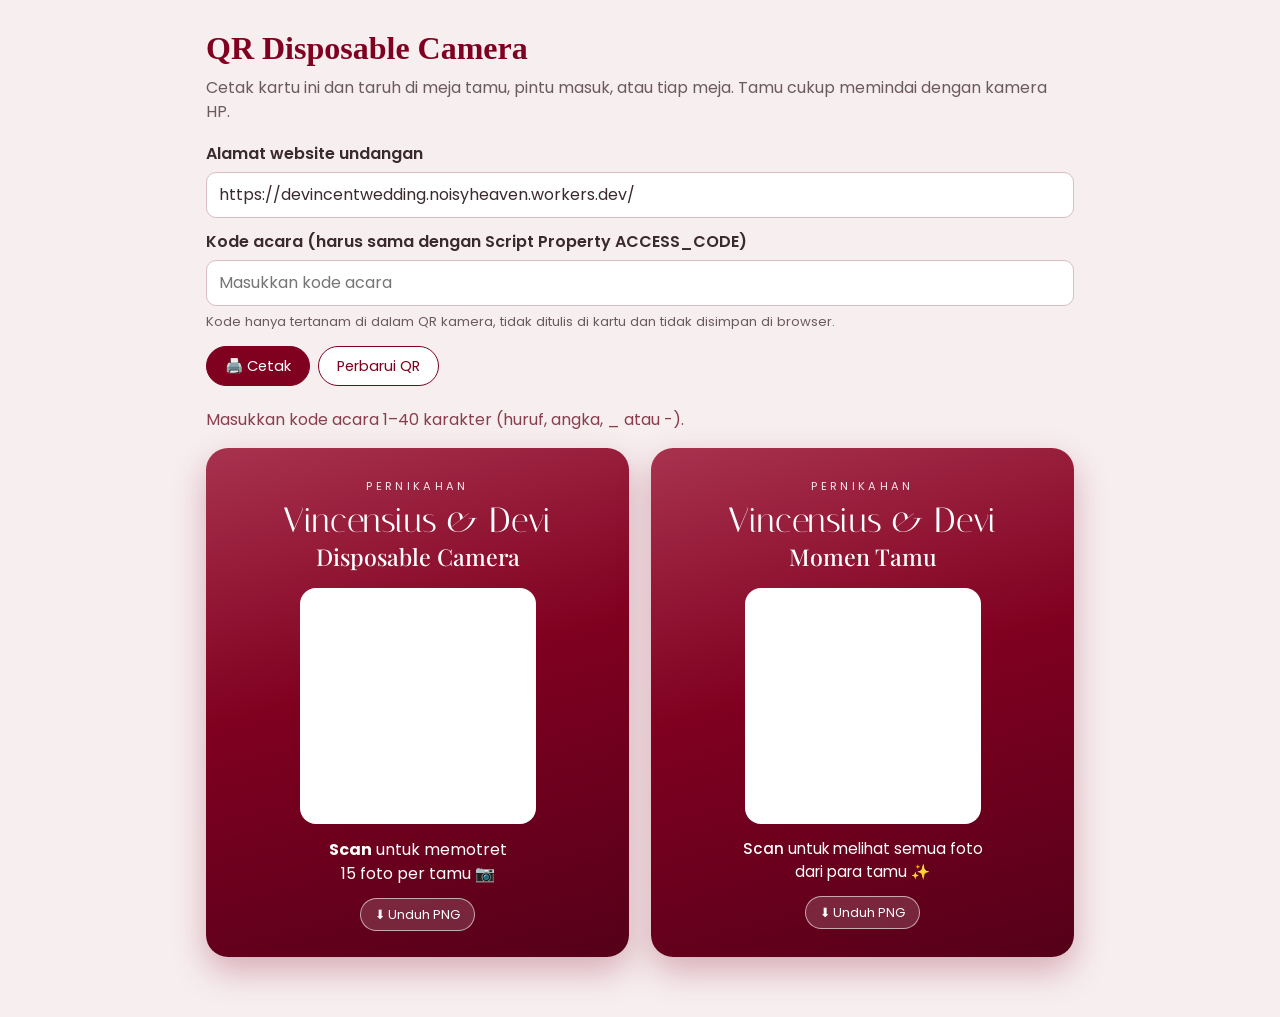
<file: qr-kamera.html>
<!DOCTYPE html>
<html lang="id">
<head>
<meta charset="utf-8">
<meta name="viewport" content="width=device-width, initial-scale=1">
<meta name="robots" content="noindex, nofollow">
<title>QR Disposable Camera</title>
<link href="https://fonts.googleapis.com/css2?family=Italiana&family=Playfair+Display:wght@500&family=Poppins:wght@300;400;500&display=swap" rel="stylesheet">
<style>
:root{--wine:#800020;--wine-d:#55001a;--tint:#f7eef0;--ink:#3a2a2e}
*{box-sizing:border-box}
body{margin:0;font:16px/1.5 Poppins,system-ui,sans-serif;color:var(--ink);background:var(--tint)}
.wrap{max-width:900px;margin:0 auto;padding:24px 16px 60px}
h1{color:var(--wine);font-family:Georgia,serif;margin:0 0 4px}
p.sub{margin:0 0 18px;color:#6b5a5f}
label{display:block;font-weight:600;margin:12px 0 6px}
input{width:100%;font:inherit;padding:10px 12px;border:1px solid #d9bcc3;border-radius:10px;background:#fff;color:var(--ink)}
.bar{display:flex;gap:8px;flex-wrap:wrap;margin:14px 0 22px}
button{font:inherit;font-size:.92rem;border:1px solid var(--wine);background:#fff;color:var(--wine);border-radius:99px;padding:8px 18px;cursor:pointer}
button.main{background:var(--wine);color:#fff}
.sheet{display:grid;grid-template-columns:repeat(auto-fit,minmax(300px,1fr));gap:22px}
.card{background:linear-gradient(165deg,#a8334f,var(--wine) 45%,var(--wine-d));color:#fff;border-radius:22px;padding:30px 24px 26px;text-align:center;box-shadow:0 14px 34px rgba(128,0,32,.28);break-inside:avoid}
.kick{letter-spacing:.3em;text-transform:uppercase;font-size:.7rem;opacity:.9;margin:0}
.names{font:400 2.2rem/1.1 Italiana,serif;margin:6px 0 2px}
.ttl{font:500 1.45rem "Playfair Display",Georgia,serif;margin:0 0 16px}
.qr{width:236px;height:236px;margin:0 auto 14px;background:#fff;border-radius:16px;padding:10px;display:grid;place-items:center}
.qr canvas,.qr img{display:block;max-width:100%;height:auto!important}
.how{font-size:.95rem;margin:0}
.how b{font-weight:500}
.small{font-size:.74rem;opacity:.8;margin:10px 0 0;word-break:break-all}
.dl{margin-top:12px}
.dl button{background:rgba(255,255,255,.15);color:#fff;border-color:rgba(255,255,255,.6);font-size:.8rem;padding:6px 14px}
.err{color:#8a3d4c;margin-top:10px}
@media print{
  body{background:#fff}.wrap{padding:0;max-width:none}
  h1,p.sub,label,input,.bar,.dl,.err{display:none!important}
  .sheet{grid-template-columns:1fr 1fr;gap:10mm}
  .card{box-shadow:none;-webkit-print-color-adjust:exact;print-color-adjust:exact}
}
</style>
</head>
<body>
<div class="wrap">
  <h1>QR Disposable Camera</h1>
  <p class="sub">Cetak kartu ini dan taruh di meja tamu, pintu masuk, atau tiap meja. Tamu cukup memindai dengan kamera HP.</p>

  <label for="base">Alamat website undangan</label>
  <input id="base" value="https://devincentwedding.noisyheaven.workers.dev/">

  <label for="code">Kode acara (harus sama dengan Script Property ACCESS_CODE)</label>
  <input id="code" type="password" placeholder="Masukkan kode acara" autocomplete="off" autocapitalize="off" spellcheck="false" maxlength="40">
  <p class="sub" style="margin:6px 0 0;font-size:.82rem">Kode hanya tertanam di dalam QR kamera, tidak ditulis di kartu dan tidak disimpan di browser.</p>

  <div class="bar">
    <button class="main" id="print">🖨️ Cetak</button>
    <button id="regen">Perbarui QR</button>
  </div>
  <p class="err" id="err" hidden></p>

  <div class="sheet">
    <div class="card">
      <p class="kick">Pernikahan</p>
      <p class="names">Vincensius &amp; Devi</p>
      <p class="ttl">Disposable Camera</p>
      <div class="qr" id="qr1"></div>
      <b>Scan</b> untuk memotret<br><span id="maxTxt">15</span> foto per tamu 📷
      <p class="small" id="u1"></p>
      <div class="dl"><button data-q="qr1" data-n="qr-kamera">⬇ Unduh PNG</button></div>
    </div>
    <div class="card">
      <p class="kick">Pernikahan</p>
      <p class="names">Vincensius &amp; Devi</p>
      <p class="ttl">Momen Tamu</p>
      <div class="qr" id="qr2"></div>
      <p class="how"><b>Scan</b> untuk melihat semua foto<br>dari para tamu ✨</p>
      <p class="small" id="u2"></p>
      <div class="dl"><button data-q="qr2" data-n="qr-galeri">⬇ Unduh PNG</button></div>
    </div>
  </div>
</div>

<script src="/js/camera-config.js"></script>
<script src="/js/qrcode.js"></script>
<script>
(function () {
  var $ = function (id) { return document.getElementById(id); };
  function base() {
    var value = $("base").value.trim().replace(/[?#].*$/, "");
    value = value.replace(/\/index\.html$/i, "").replace(/\/+$/, "");
    return value + "/";
  }
  function make(id, text) {
    var el = $(id); el.innerHTML = "";
    new QRCode(el, { text: text, width: 216, height: 216, colorDark: "#55001a", colorLight: "#ffffff", correctLevel: QRCode.CorrectLevel.M });
  }
  function gen() {
    $("err").hidden = true;
    $("qr1").innerHTML = "";
    $("qr2").innerHTML = "";
    if (typeof QRCode === "undefined") {
      $("err").textContent = "Library QR gagal dimuat (js/qrcode.js tidak ditemukan). Pastikan file itu sudah ikut diunggah.";
      $("err").hidden = false; return;
    }
    var b = base();
    if (!/^https:\/\/[^/]+(?:\/.*)?$/i.test(b)) {
      $("err").textContent = "Alamat harus berupa URL HTTPS yang valid.";
      $("err").hidden = false; return;
    }
    var k = $("code").value.trim();
    if (!/^[A-Za-z0-9_-]{1,40}$/.test(k)) {
      $("err").textContent = "Masukkan kode acara 1–40 karakter (huruf, angka, _ atau -).";
      $("err").hidden = false; return;
    }
    var u1 = b + "kamera.html", u2 = b + "momen.html";
    make("qr1", u1 + "?k=" + encodeURIComponent(k));
    make("qr2", u2);
    $("u1").textContent = u1;
    $("u2").textContent = u2;
  }
  $("code").addEventListener("input", gen);
  $("regen").addEventListener("click", gen);
  $("base").addEventListener("input", gen);
  $("print").addEventListener("click", function () { window.print(); });
  Array.prototype.forEach.call(document.querySelectorAll("[data-q]"), function (btn) {
    btn.addEventListener("click", function () {
      var src = document.querySelector("#" + btn.dataset.q + " canvas");
      if (!src) return;
      var pad = 40, c = document.createElement("canvas"); c.width = src.width * 3 + pad * 2; c.height = c.width;   // PNG besar & tajam
      var x = c.getContext("2d"); x.fillStyle = "#fff"; x.fillRect(0, 0, c.width, c.height);
      x.imageSmoothingEnabled = false; x.drawImage(src, pad, pad, src.width * 3, src.height * 3);
      var a = document.createElement("a"); a.download = btn.dataset.n + ".png"; a.href = c.toDataURL("image/png"); a.click();
    });
  });
  if (window.CAM_MAX) $("maxTxt").textContent = window.CAM_MAX;  
  gen();
})();
</script>
</body>
</html>
</file>
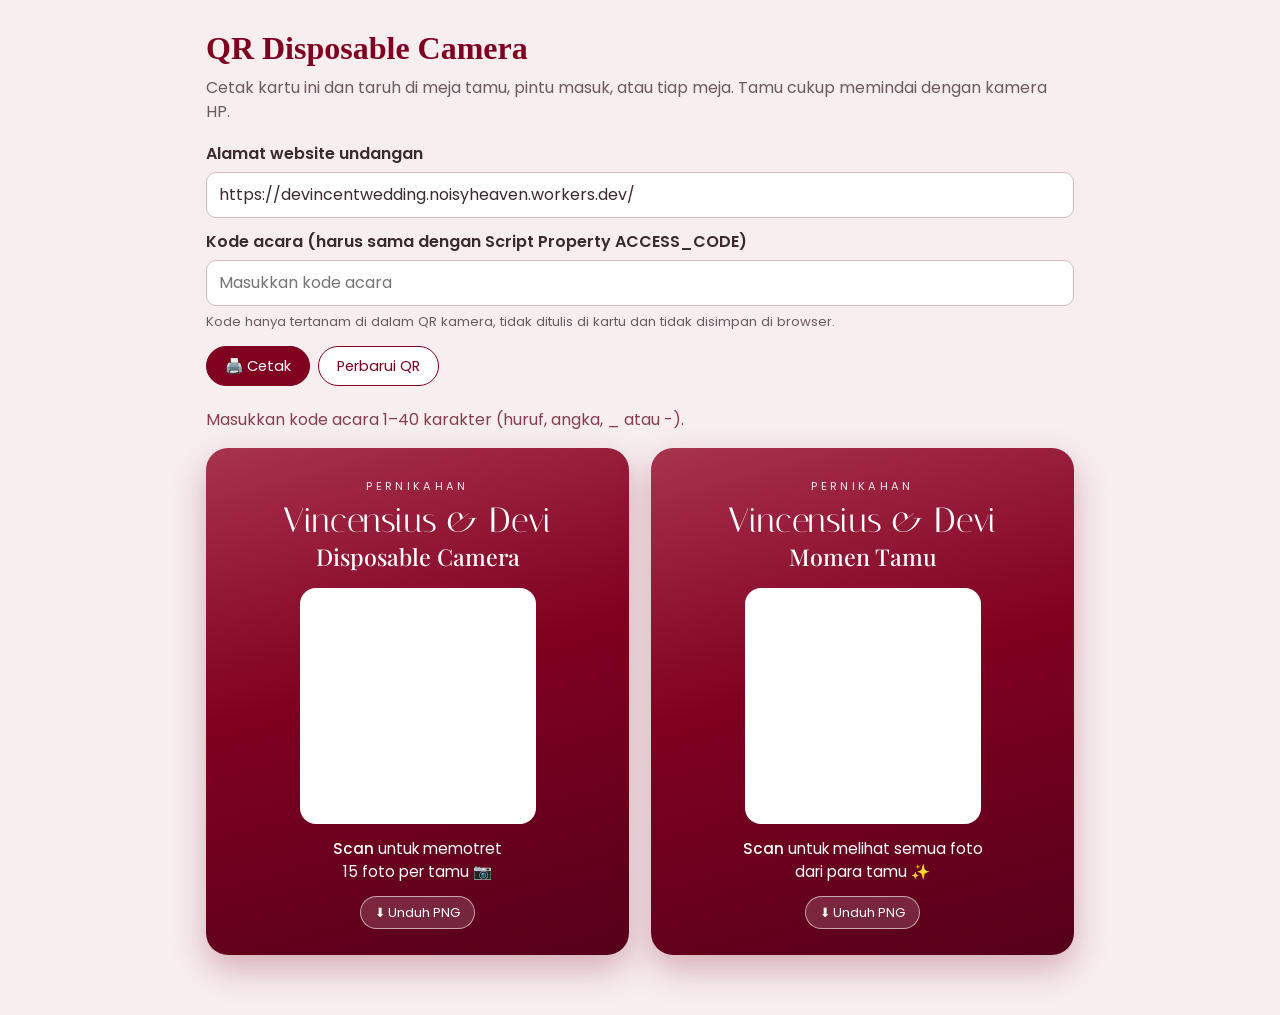
<file: review-copies/qr-kamera.html>
<!DOCTYPE html>
<html lang="id">
<head>
<meta charset="utf-8">
<meta name="viewport" content="width=device-width, initial-scale=1">
<meta name="robots" content="noindex, nofollow">
<title>QR Disposable Camera</title>
<link href="https://fonts.googleapis.com/css2?family=Italiana&family=Playfair+Display:wght@500&family=Poppins:wght@300;400;500&display=swap" rel="stylesheet">
<style>
:root{--wine:#800020;--wine-d:#55001a;--tint:#f7eef0;--ink:#3a2a2e}
*{box-sizing:border-box}
body{margin:0;font:16px/1.5 Poppins,system-ui,sans-serif;color:var(--ink);background:var(--tint)}
.wrap{max-width:900px;margin:0 auto;padding:24px 16px 60px}
h1{color:var(--wine);font-family:Georgia,serif;margin:0 0 4px}
p.sub{margin:0 0 18px;color:#6b5a5f}
label{display:block;font-weight:600;margin:12px 0 6px}
input{width:100%;font:inherit;padding:10px 12px;border:1px solid #d9bcc3;border-radius:10px;background:#fff;color:var(--ink)}
.bar{display:flex;gap:8px;flex-wrap:wrap;margin:14px 0 22px}
button{font:inherit;font-size:.92rem;border:1px solid var(--wine);background:#fff;color:var(--wine);border-radius:99px;padding:8px 18px;cursor:pointer}
button.main{background:var(--wine);color:#fff}
.sheet{display:grid;grid-template-columns:repeat(auto-fit,minmax(300px,1fr));gap:22px}
.card{background:linear-gradient(165deg,#a8334f,var(--wine) 45%,var(--wine-d));color:#fff;border-radius:22px;padding:30px 24px 26px;text-align:center;box-shadow:0 14px 34px rgba(128,0,32,.28);break-inside:avoid}
.kick{letter-spacing:.3em;text-transform:uppercase;font-size:.7rem;opacity:.9;margin:0}
.names{font:400 2.2rem/1.1 Italiana,serif;margin:6px 0 2px}
.ttl{font:500 1.45rem "Playfair Display",Georgia,serif;margin:0 0 16px}
.qr{width:236px;height:236px;margin:0 auto 14px;background:#fff;border-radius:16px;padding:10px;display:grid;place-items:center}
.qr canvas,.qr img{display:block;max-width:100%;height:auto!important}
.how{font-size:.95rem;margin:0}
.how b{font-weight:500}
.small{font-size:.74rem;opacity:.8;margin:10px 0 0;word-break:break-all}
.dl{margin-top:12px}
.dl button{background:rgba(255,255,255,.15);color:#fff;border-color:rgba(255,255,255,.6);font-size:.8rem;padding:6px 14px}
.err{color:#8a3d4c;margin-top:10px}
@media print{
  body{background:#fff}.wrap{padding:0;max-width:none}
  h1,p.sub,label,input,.bar,.dl,.err{display:none!important}
  .sheet{grid-template-columns:1fr 1fr;gap:10mm}
  .card{box-shadow:none;-webkit-print-color-adjust:exact;print-color-adjust:exact}
}
</style>
</head>
<body>
<div class="wrap">
  <h1>QR Disposable Camera</h1>
  <p class="sub">Cetak kartu ini dan taruh di meja tamu, pintu masuk, atau tiap meja. Tamu cukup memindai dengan kamera HP.</p>

  <label for="base">Alamat website undangan</label>
  <input id="base" value="https://devincentwedding.noisyheaven.workers.dev/">

  <label for="code">Kode acara (harus sama dengan Script Property ACCESS_CODE)</label>
  <input id="code" type="password" placeholder="Masukkan kode acara" autocomplete="off" autocapitalize="off" spellcheck="false" maxlength="40">
  <p class="sub" style="margin:6px 0 0;font-size:.82rem">Kode hanya tertanam di dalam QR kamera, tidak ditulis di kartu dan tidak disimpan di browser.</p>

  <div class="bar">
    <button class="main" id="print">🖨️ Cetak</button>
    <button id="regen">Perbarui QR</button>
  </div>
  <p class="err" id="err" hidden></p>

  <div class="sheet">
    <div class="card">
      <p class="kick">Pernikahan</p>
      <p class="names">Vincensius &amp; Devi</p>
      <p class="ttl">Disposable Camera</p>
      <div class="qr" id="qr1"></div>
      <p class="how"><b>Scan</b> untuk memotret<br>15 foto per tamu 📷</p>
      <p class="small" id="u1"></p>
      <div class="dl"><button data-q="qr1" data-n="qr-kamera">⬇ Unduh PNG</button></div>
    </div>
    <div class="card">
      <p class="kick">Pernikahan</p>
      <p class="names">Vincensius &amp; Devi</p>
      <p class="ttl">Momen Tamu</p>
      <div class="qr" id="qr2"></div>
      <p class="how"><b>Scan</b> untuk melihat semua foto<br>dari para tamu ✨</p>
      <p class="small" id="u2"></p>
      <div class="dl"><button data-q="qr2" data-n="qr-galeri">⬇ Unduh PNG</button></div>
    </div>
  </div>
</div>

<script src="/js/qrcode.js"></script>
<script>
(function () {
  var $ = function (id) { return document.getElementById(id); };
  function base() {
    var value = $("base").value.trim().replace(/[?#].*$/, "");
    value = value.replace(/\/index\.html$/i, "").replace(/\/+$/, "");
    return value + "/";
  }
  function make(id, text) {
    var el = $(id); el.innerHTML = "";
    new QRCode(el, { text: text, width: 216, height: 216, colorDark: "#55001a", colorLight: "#ffffff", correctLevel: QRCode.CorrectLevel.M });
  }
  function gen() {
    $("err").hidden = true;
    $("qr1").innerHTML = "";
    $("qr2").innerHTML = "";
    if (typeof QRCode === "undefined") {
      $("err").textContent = "Library QR gagal dimuat (js/qrcode.js tidak ditemukan). Pastikan file itu sudah ikut diunggah.";
      $("err").hidden = false; return;
    }
    var b = base();
    if (!/^https:\/\/[^/]+(?:\/.*)?$/i.test(b)) {
      $("err").textContent = "Alamat harus berupa URL HTTPS yang valid.";
      $("err").hidden = false; return;
    }
    var k = $("code").value.trim();
    if (!/^[A-Za-z0-9_-]{1,40}$/.test(k)) {
      $("err").textContent = "Masukkan kode acara 1–40 karakter (huruf, angka, _ atau -).";
      $("err").hidden = false; return;
    }
    var u1 = b + "kamera.html", u2 = b + "momen.html";
    make("qr1", u1 + "?k=" + encodeURIComponent(k));
    make("qr2", u2);
    $("u1").textContent = u1;
    $("u2").textContent = u2;
  }
  $("code").addEventListener("input", gen);
  $("regen").addEventListener("click", gen);
  $("base").addEventListener("input", gen);
  $("print").addEventListener("click", function () { window.print(); });
  Array.prototype.forEach.call(document.querySelectorAll("[data-q]"), function (btn) {
    btn.addEventListener("click", function () {
      var src = document.querySelector("#" + btn.dataset.q + " canvas");
      if (!src) return;
      var pad = 40, c = document.createElement("canvas"); c.width = src.width * 3 + pad * 2; c.height = c.width;   // PNG besar & tajam
      var x = c.getContext("2d"); x.fillStyle = "#fff"; x.fillRect(0, 0, c.width, c.height);
      x.imageSmoothingEnabled = false; x.drawImage(src, pad, pad, src.width * 3, src.height * 3);
      var a = document.createElement("a"); a.download = btn.dataset.n + ".png"; a.href = c.toDataURL("image/png"); a.click();
    });
  });
  gen();
})();
</script>
</body>
</html>
</file>
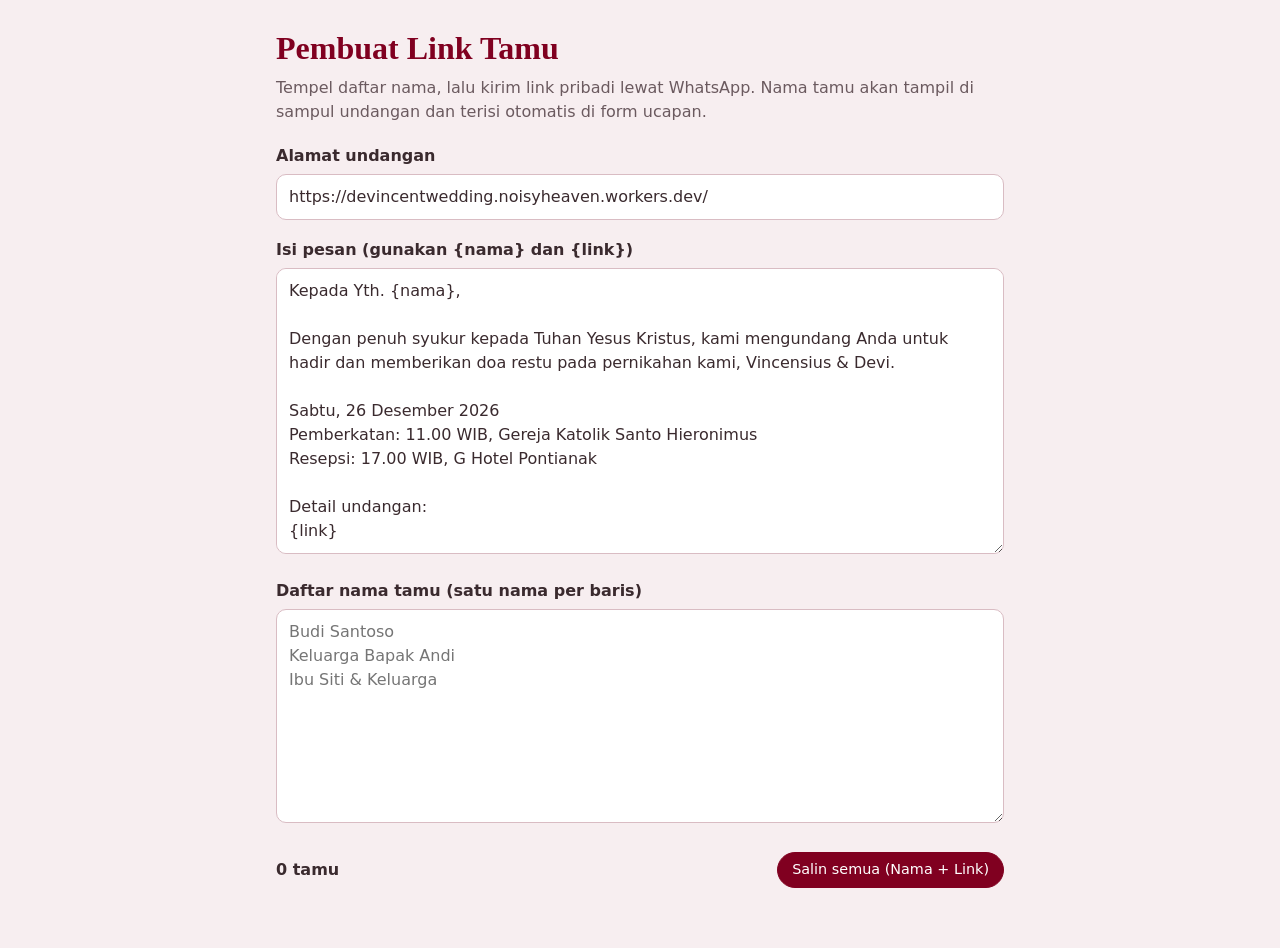
<file: tools/guest-links.html>
<!DOCTYPE html>
<html lang="id">
<head>
<meta charset="utf-8">
<meta name="viewport" content="width=device-width, initial-scale=1">
<meta name="robots" content="noindex, nofollow">
<title>Pembuat Link Tamu</title>
<style>
:root{--wine:#800020;--tint:#f7eef0;--ink:#3a2a2e}
*{box-sizing:border-box}
body{margin:0;font:16px/1.5 system-ui,Poppins,sans-serif;color:var(--ink);background:var(--tint)}
main{max-width:760px;margin:0 auto;padding:24px 16px 60px}
h1{color:var(--wine);font-family:Georgia,serif;margin:0 0 4px}
p.sub{margin:0 0 20px;color:#6b5a5f}
label{display:block;font-weight:600;margin:18px 0 6px}
input,textarea{width:100%;font:inherit;padding:10px 12px;border:1px solid #d9bcc3;border-radius:10px;background:#fff;color:var(--ink)}
textarea{resize:vertical}
button,a.btn{font:inherit;font-size:.9rem;border:1px solid var(--wine);background:#fff;color:var(--wine);border-radius:99px;padding:6px 14px;cursor:pointer;text-decoration:none;display:inline-block}
button.main{background:var(--wine);color:#fff}
button:hover,a.btn:hover{filter:brightness(.95)}
.row{background:#fff;border:1px solid #ecd9dd;border-radius:14px;padding:12px;margin-top:10px}
.row b{display:block;margin-bottom:6px}
.row input{font-size:.85rem;margin-bottom:8px}
.acts{display:flex;gap:8px;flex-wrap:wrap}
.bar{display:flex;justify-content:space-between;align-items:center;margin-top:22px;gap:8px;flex-wrap:wrap}
#toast{position:fixed;left:50%;bottom:24px;transform:translateX(-50%);background:var(--wine);color:#fff;padding:8px 18px;border-radius:99px;opacity:0;transition:opacity .2s;pointer-events:none}
#toast.on{opacity:1}
</style>
</head>
<body>
<main>
  <h1>Pembuat Link Tamu</h1>
  <p class="sub">Tempel daftar nama, lalu kirim link pribadi lewat WhatsApp. Nama tamu akan tampil di sampul undangan dan terisi otomatis di form ucapan.</p>

  <label for="base">Alamat undangan</label>
  <input id="base" value="https://devincentwedding.noisyheaven.workers.dev/">

  <label for="tpl">Isi pesan (gunakan {nama} dan {link})</label>
  <textarea id="tpl" rows="11">Kepada Yth. {nama},

Dengan penuh syukur kepada Tuhan Yesus Kristus, kami mengundang Anda untuk hadir dan memberikan doa restu pada pernikahan kami, Vincensius &amp; Devi.

Sabtu, 26 Desember 2026
Pemberkatan: 11.00 WIB, Gereja Katolik Santo Hieronimus
Resepsi: 17.00 WIB, G Hotel Pontianak

Detail undangan:
{link}

Terima kasih 🙏</textarea>

  <label for="names">Daftar nama tamu (satu nama per baris)</label>
  <textarea id="names" rows="8" placeholder="Budi Santoso&#10;Keluarga Bapak Andi&#10;Ibu Siti &amp; Keluarga"></textarea>

  <div class="bar"><strong id="count"></strong><button type="button" class="main" id="copyAll">Salin semua (Nama + Link)</button></div>
  <div id="out"></div>
</main>
<div id="toast" role="status"></div>
<script>
(function () {
  var $ = function (i) { return document.getElementById(i); };
  var KEY = "guestlinks.v1";
  try { var s = JSON.parse(localStorage.getItem(KEY) || "{}"); if (s.base) $("base").value = s.base; if (s.tpl) $("tpl").value = s.tpl; if (s.names) $("names").value = s.names; } catch (e) {}

  function toast(t) { var e = $("toast"); e.textContent = t; e.classList.add("on"); clearTimeout(toast.t); toast.t = setTimeout(function () { e.classList.remove("on"); }, 1600); }
  function copy(t) {
    function ok() { toast("Tersalin"); }
    function fb() { var a = document.createElement("textarea"); a.value = t; a.style.cssText = "position:fixed;opacity:0"; document.body.appendChild(a); a.select(); try { document.execCommand("copy"); ok(); } catch (e) { toast("Gagal menyalin"); } a.remove(); }
    if (navigator.clipboard && window.isSecureContext) navigator.clipboard.writeText(t).then(ok, fb); else fb();
  }
  function link(name) { return $("base").value.trim().replace(/[?#].*$/, "") + "?to=" + encodeURIComponent(name.slice(0, 60)); }
  function msg(name, l) { return $("tpl").value.replace(/\{nama\}/g, name).replace(/\{link\}/g, l); }
  function names() { return $("names").value.split(/\r?\n/).map(function (n) { return n.trim(); }).filter(Boolean); }
  function el(tag, cls, txt) { var e = document.createElement(tag); if (cls) e.className = cls; if (txt !== undefined) e.textContent = txt; return e; }
  function btn(label, fn) { var b = el("button", "", label); b.type = "button"; b.addEventListener("click", fn); return b; }

  function render() {
    var L = names(), out = $("out"); out.innerHTML = "";
    $("count").textContent = L.length + " tamu";
    try { localStorage.setItem(KEY, JSON.stringify({ base: $("base").value, tpl: $("tpl").value, names: $("names").value })); } catch (e) {}
    L.forEach(function (n) {
      var l = link(n), r = el("div", "row"), i = el("input"), a = el("div", "acts");
      i.value = l; i.readOnly = true; i.setAttribute("aria-label", "Link untuk " + n);
      i.addEventListener("focus", function () { i.select(); });
      var wa = el("a", "btn", "Kirim WhatsApp"); wa.target = "_blank"; wa.rel = "noopener";
      wa.href = "https://wa.me/?text=" + encodeURIComponent(msg(n, l));
      a.appendChild(wa);
      a.appendChild(btn("Salin pesan", function () { copy(msg(n, l)); }));
      a.appendChild(btn("Salin link", function () { copy(l); }));
      r.appendChild(el("b", "", n)); r.appendChild(i); r.appendChild(a); out.appendChild(r);
    });
  }
  $("copyAll").addEventListener("click", function () { copy(names().map(function (n) { return n + "\t" + link(n); }).join("\n")); });
  ["base", "tpl", "names"].forEach(function (id) { $(id).addEventListener("input", render); });
  render();
})();
</script>
</body>
</html>
</file>
